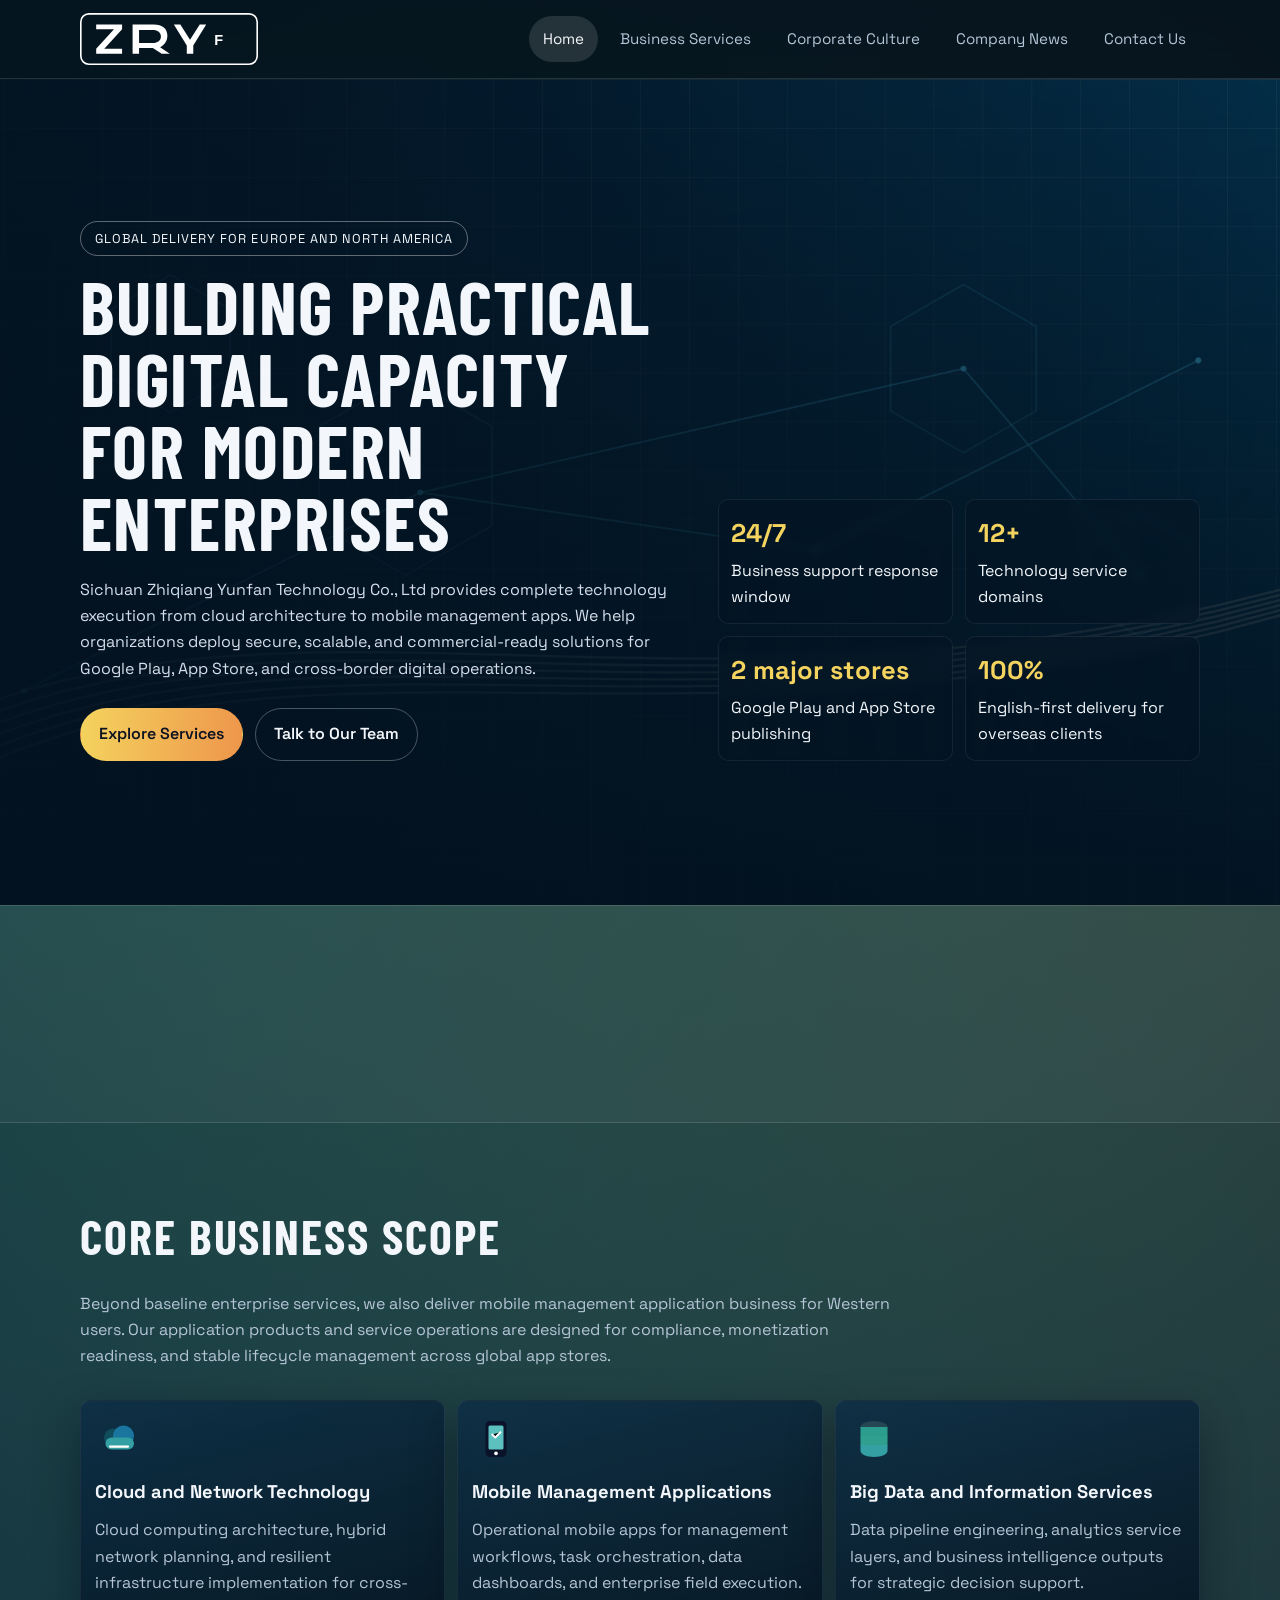
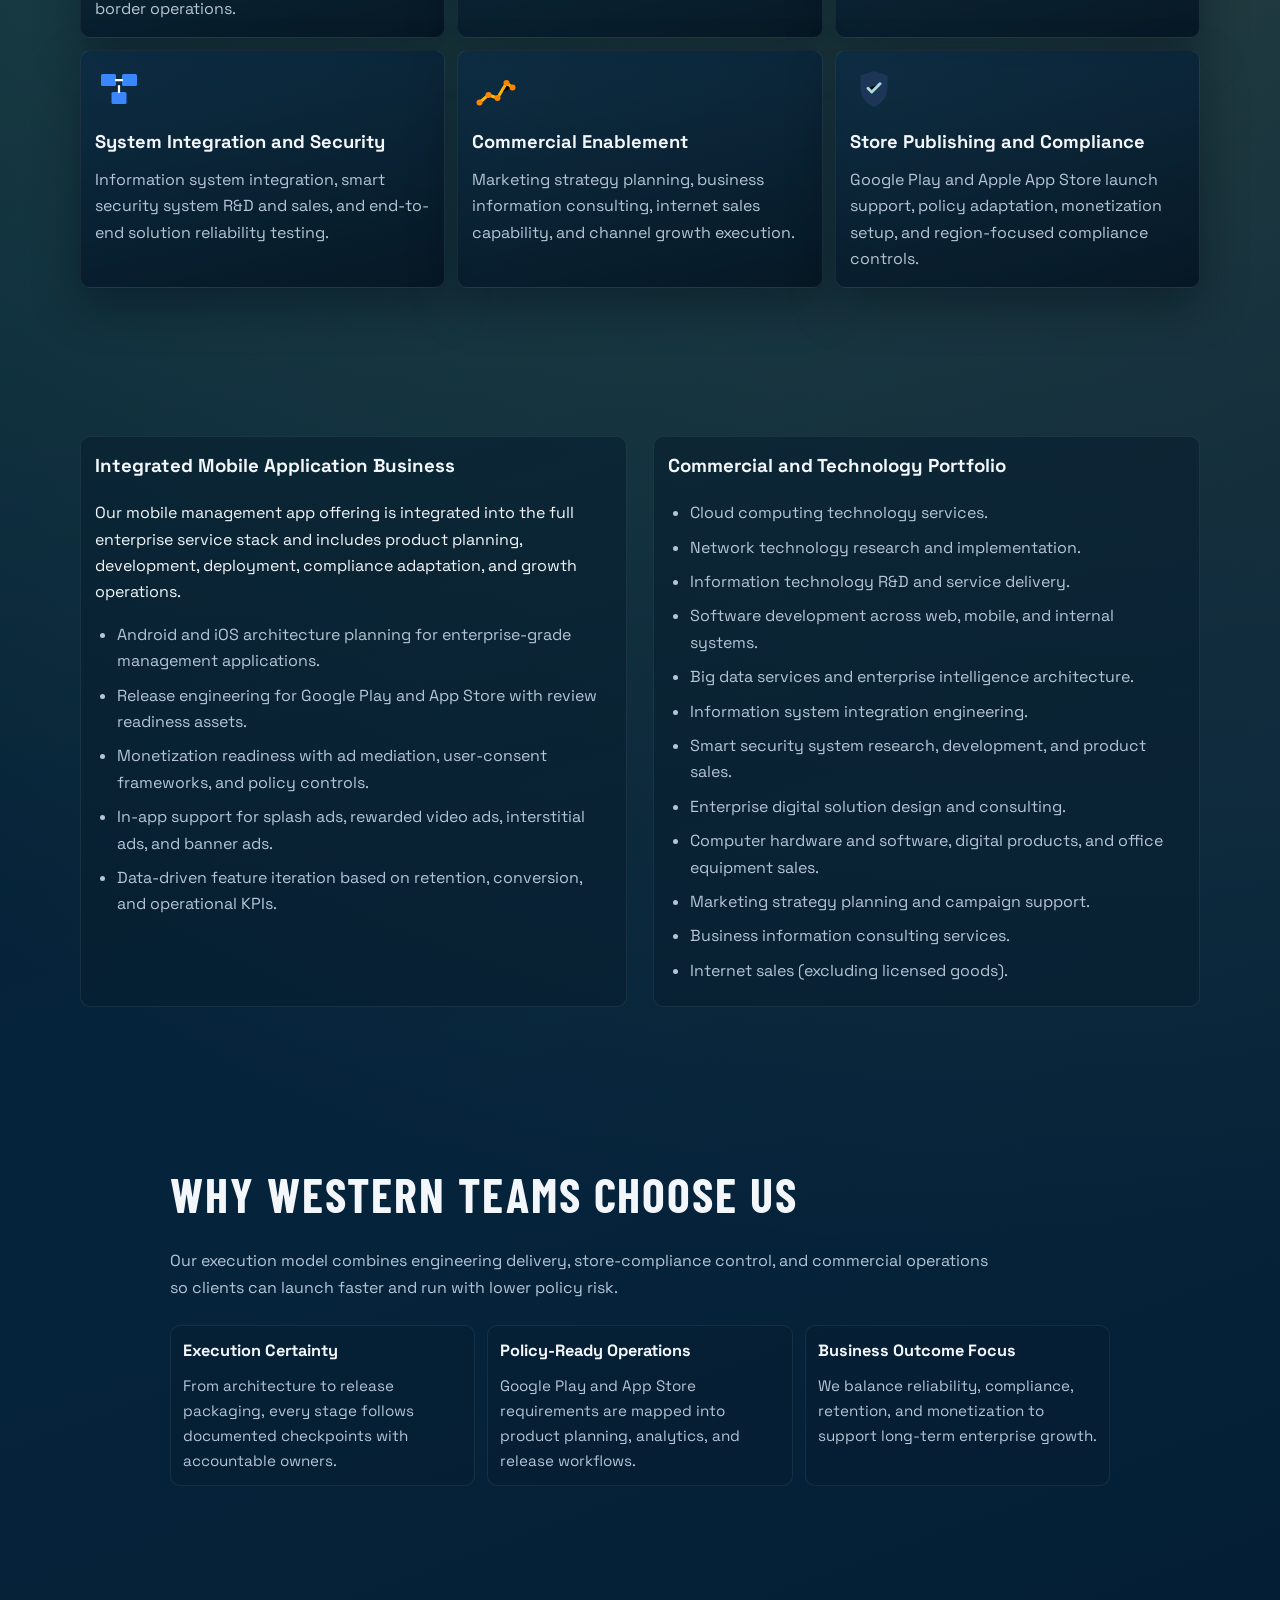
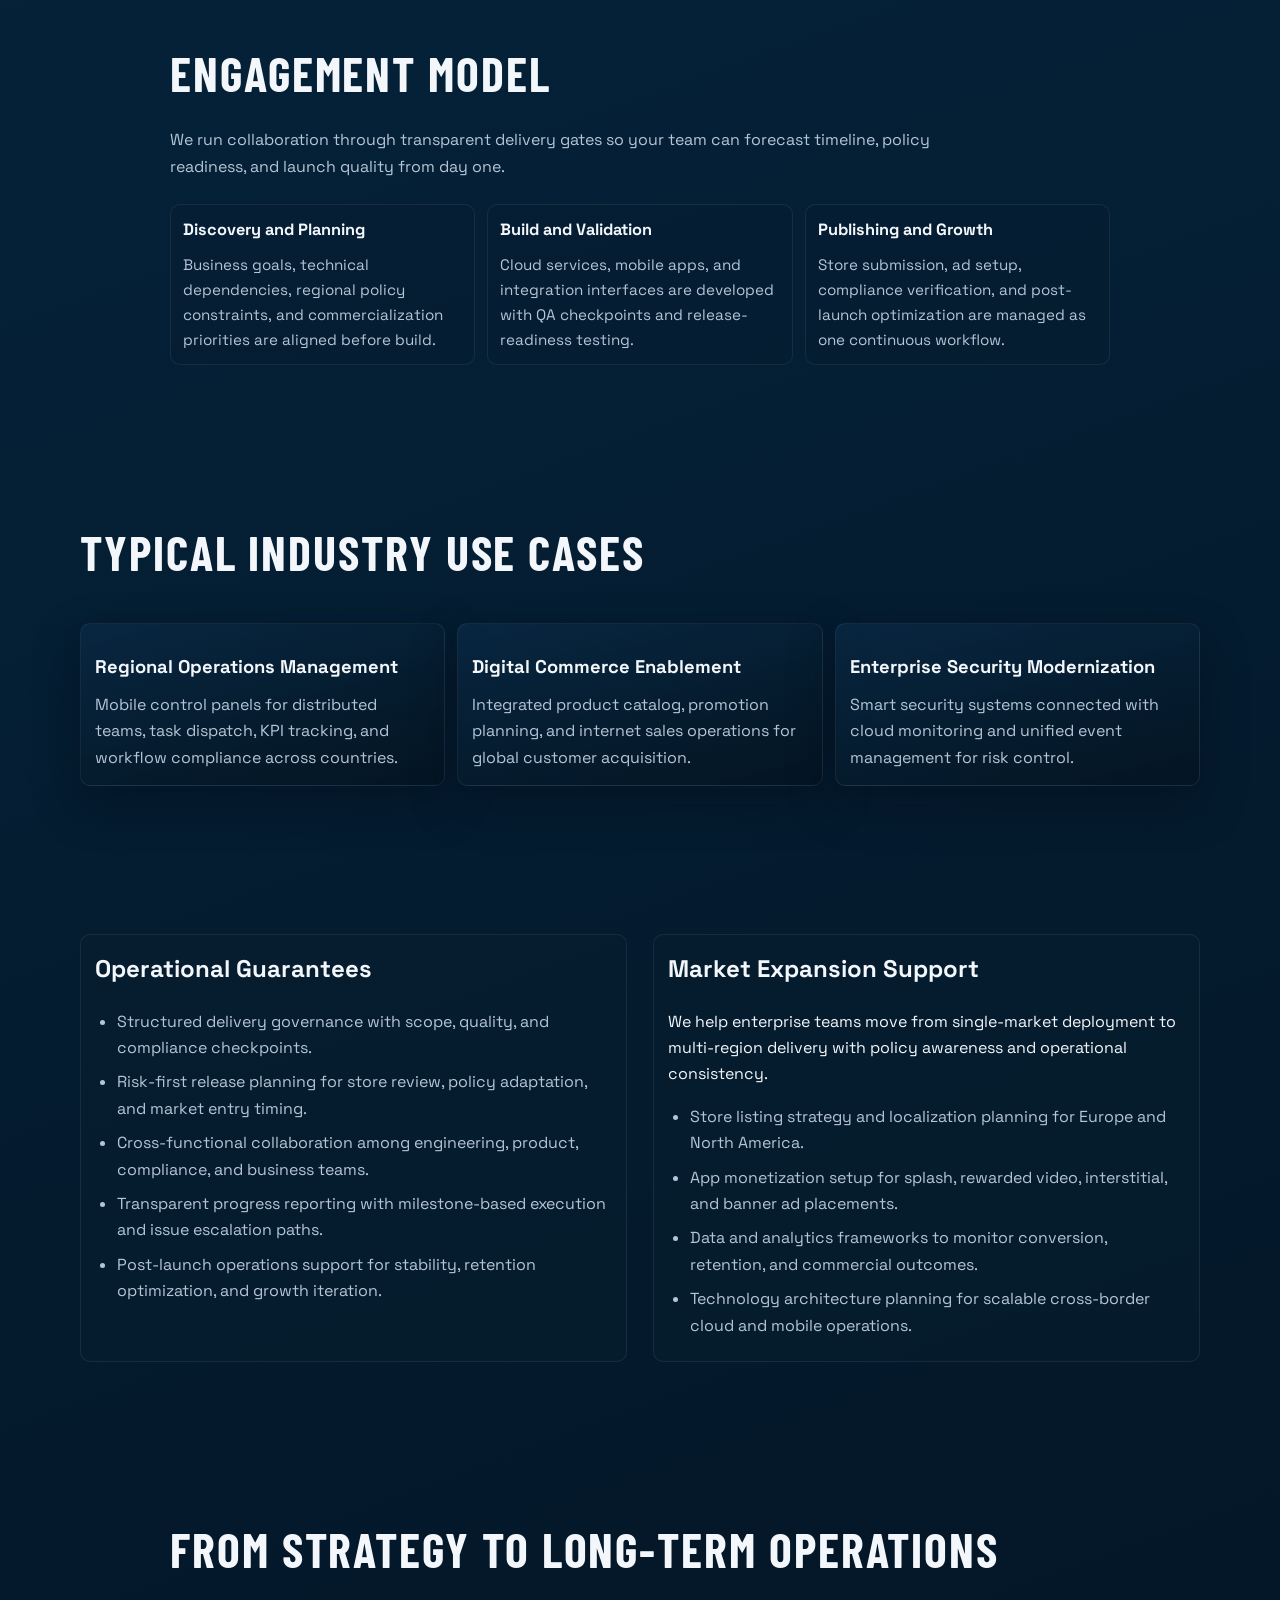
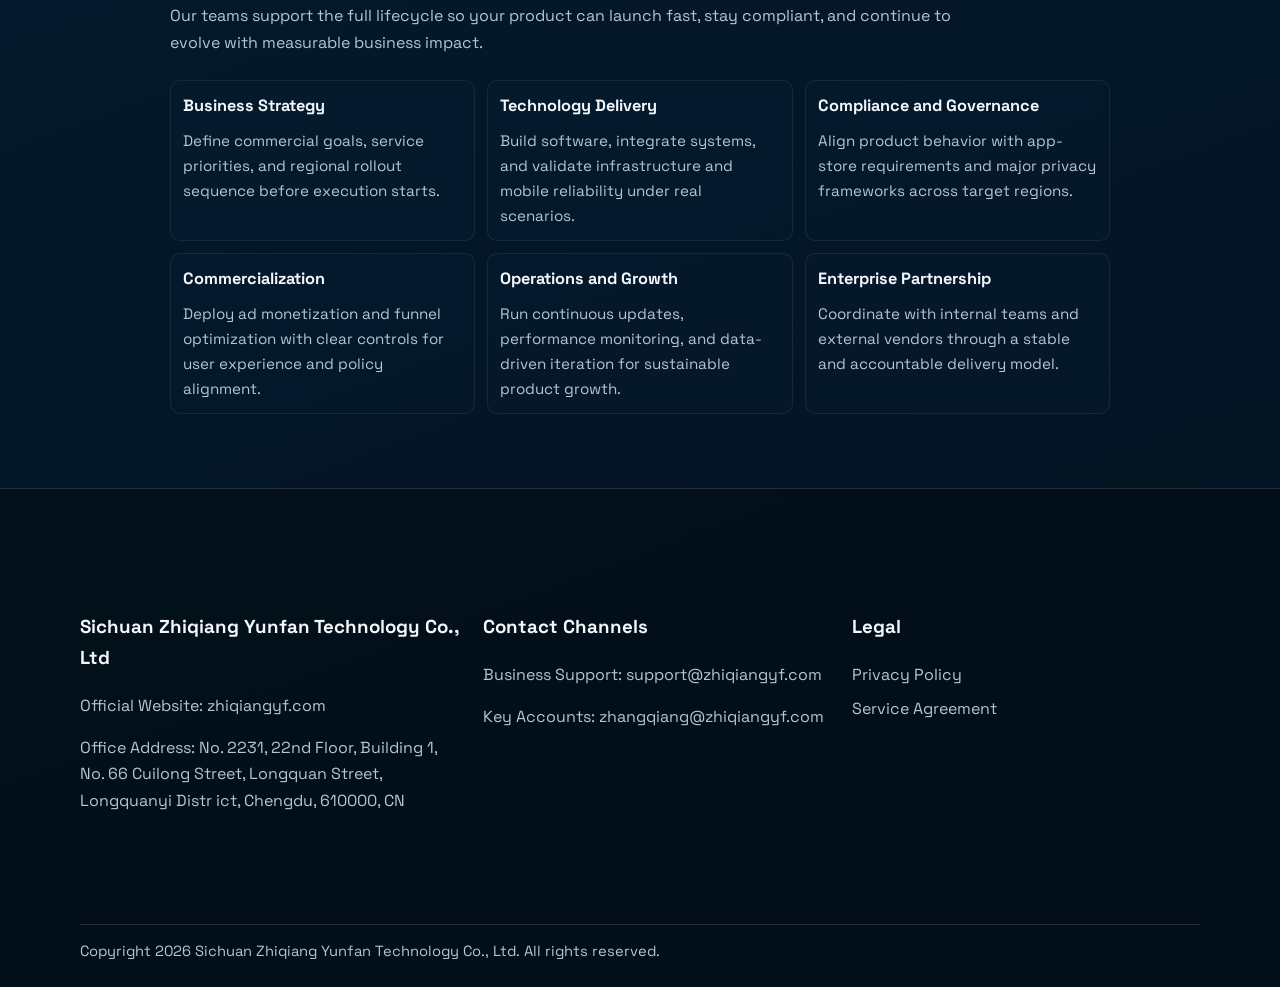
<file: index.html>
<!DOCTYPE html>
<html lang="en">
<head>
  <meta charset="UTF-8" />
  <meta name="viewport" content="width=device-width, initial-scale=1.0" />
  <title>Sichuan Zhiqiang Yunfan Technology Co., Ltd | Global Digital Technology Partner</title>
  <meta name="description" content="Sichuan Zhiqiang Yunfan Technology Co., Ltd delivers cloud, network, software, big data, system integration, smart security, digital transformation, mobile management apps, and global app publishing solutions for Western markets." />
  <meta name="robots" content="index, follow, max-image-preview:large, max-snippet:-1, max-video-preview:-1" />
  <meta name="googlebot" content="index, follow" />
  <meta name="theme-color" content="#041a2c" />
  <link rel="canonical" href="https://zhiqiangyf.com/index.html" />
  <link rel="alternate" href="https://zhiqiangyf.com/index.html" hreflang="en" />
  <meta property="og:type" content="website" />
  <meta property="og:title" content="Sichuan Zhiqiang Yunfan Technology Co., Ltd" />
  <meta property="og:description" content="Enterprise technology services, mobile management applications, and app-store publishing for global growth." />
  <meta property="og:url" content="https://zhiqiangyf.com/index.html" />
  <meta property="og:image" content="https://zhiqiangyf.com/images/hero-main.png" />
  <meta name="twitter:card" content="summary_large_image" />
  <meta name="twitter:title" content="Sichuan Zhiqiang Yunfan Technology Co., Ltd" />
  <meta name="twitter:description" content="Cloud, software, security, system integration and mobile app operations for Europe and North America." />
  <meta name="twitter:image" content="https://zhiqiangyf.com/images/hero-main.png" />
  <link rel="stylesheet" href="css/style.css" />
  <script type="application/ld+json">
  {
    "@context": "https://schema.org",
    "@type": "Organization",
    "name": "Sichuan Zhiqiang Yunfan Technology Co., Ltd",
    "url": "https://zhiqiangyf.com",
    "logo": "https://zhiqiangyf.com/images/logo-zqyf.svg",
    "email": "support@zhiqiangyf.com",
    "contactPoint": [
      {
        "@type": "ContactPoint",
        "contactType": "customer support",
        "email": "support@zhiqiangyf.com",
        "availableLanguage": ["English"]
      },
      {
        "@type": "ContactPoint",
        "contactType": "sales",
        "email": "zhangqiang@zhiqiangyf.com",
        "availableLanguage": ["English"]
      }
    ],
    "address": {
      "@type": "PostalAddress",
      "streetAddress": "No. 2231, 22nd Floor, Building 1, No. 66 Cuilong Street, Longquan Street, Longquanyi District",
      "addressLocality": "Chengdu",
      "postalCode": "610000",
      "addressCountry": "CN"
    },
    "sameAs": ["https://zhiqiangyf.com"]
  }
  </script>
</head>
<body class="page-home">
  <header class="site-header">
    <div class="container nav-row">
      <a class="brand" href="index.html" aria-label="Go to homepage">
        <img src="images/logo-zqyf.svg" alt="Sichuan Zhiqiang Yunfan Technology Co., Ltd logo" />
      </a>
      <button class="nav-toggle" data-nav-toggle aria-expanded="false" aria-label="Toggle navigation">Menu</button>
      <nav class="site-nav" data-nav aria-label="Primary navigation">
        <a data-nav-link href="index.html">Home</a>
        <a data-nav-link href="services.html">Business Services</a>
        <a data-nav-link href="culture.html">Corporate Culture</a>
        <a data-nav-link href="news.html">Company News</a>
        <a data-nav-link href="contact.html">Contact Us</a>
      </nav>
    </div>
  </header>

  <main>
    <section class="hero" aria-label="Hero section">
      <div class="hero-media"><img src="images/hero-main.png" alt="Digital technology visualization for global enterprise solutions" /></div>
      <div class="hero-overlay"></div>
      <div class="container hero-grid">
        <div class="reveal">
          <span class="hero-kicker">Global Delivery for Europe and North America</span>
          <h1>Building Practical Digital Capacity For Modern Enterprises</h1>
          <p>
            Sichuan Zhiqiang Yunfan Technology Co., Ltd provides complete technology execution from cloud architecture to mobile management apps.
            We help organizations deploy secure, scalable, and commercial-ready solutions for Google Play, App Store, and cross-border digital operations.
          </p>
          <div class="hero-actions">
            <a class="btn btn-primary" href="services.html">Explore Services</a>
            <a class="btn btn-secondary" href="contact.html">Talk to Our Team</a>
          </div>
        </div>
        <div class="hero-facts reveal">
          <article class="fact-card">
            <strong data-count-to="24" data-suffix="/7">0</strong>
            <span>Business support response window</span>
          </article>
          <article class="fact-card">
            <strong data-count-to="12" data-suffix="+">0</strong>
            <span>Technology service domains</span>
          </article>
          <article class="fact-card">
            <strong data-count-to="2" data-suffix=" major stores">0</strong>
            <span>Google Play and App Store publishing</span>
          </article>
          <article class="fact-card">
            <strong data-count-to="100" data-suffix="%">0</strong>
            <span>English-first delivery for overseas clients</span>
          </article>
        </div>
      </div>
    </section>

    <section class="band" aria-label="Market focus">
      <div class="container ticker">
        <div class="ticker-track">Cloud Computing | Network Technology | IT Research and Services | Software Development | Big Data Services | Information System Integration | Smart Security R&D and Sales | Enterprise Digital Solution Design | Mobile Management Applications | Overseas App Publishing | Marketing Strategy | Business Information Consulting | Internet Sales (Except Licensed Goods)</div>
      </div>
    </section>

    <section>
      <div class="container">
        <h2 class="section-title reveal">Core Business Scope</h2>
        <p class="section-intro reveal">
          Beyond baseline enterprise services, we also deliver mobile management application business for Western users. Our application products and service operations are designed for compliance, monetization readiness, and stable lifecycle management across global app stores.
        </p>
        <div class="cards-grid">
          <article class="card reveal">
            <img class="icon" src="images/icon-cloud.svg" alt="Cloud icon" />
            <h3>Cloud and Network Technology</h3>
            <p>Cloud computing architecture, hybrid network planning, and resilient infrastructure implementation for cross-border operations.</p>
          </article>
          <article class="card reveal">
            <img class="icon" src="images/icon-mobile.svg" alt="Mobile icon" />
            <h3>Mobile Management Applications</h3>
            <p>Operational mobile apps for management workflows, task orchestration, data dashboards, and enterprise field execution.</p>
          </article>
          <article class="card reveal">
            <img class="icon" src="images/icon-data.svg" alt="Data icon" />
            <h3>Big Data and Information Services</h3>
            <p>Data pipeline engineering, analytics service layers, and business intelligence outputs for strategic decision support.</p>
          </article>
          <article class="card reveal">
            <img class="icon" src="images/icon-system.svg" alt="System icon" />
            <h3>System Integration and Security</h3>
            <p>Information system integration, smart security system R&D and sales, and end-to-end solution reliability testing.</p>
          </article>
          <article class="card reveal">
            <img class="icon" src="images/icon-market.svg" alt="Marketing icon" />
            <h3>Commercial Enablement</h3>
            <p>Marketing strategy planning, business information consulting, internet sales capability, and channel growth execution.</p>
          </article>
          <article class="card reveal">
            <img class="icon" src="images/icon-security.svg" alt="Compliance icon" />
            <h3>Store Publishing and Compliance</h3>
            <p>Google Play and Apple App Store launch support, policy adaptation, monetization setup, and region-focused compliance controls.</p>
          </article>
        </div>
      </div>
    </section>

    <section>
      <div class="container two-col">
        <article class="panel reveal">
          <h3>Integrated Mobile Application Business</h3>
          <p>Our mobile management app offering is integrated into the full enterprise service stack and includes product planning, development, deployment, compliance adaptation, and growth operations.</p>
          <ul class="list">
            <li>Android and iOS architecture planning for enterprise-grade management applications.</li>
            <li>Release engineering for Google Play and App Store with review readiness assets.</li>
            <li>Monetization readiness with ad mediation, user-consent frameworks, and policy controls.</li>
            <li>In-app support for splash ads, rewarded video ads, interstitial ads, and banner ads.</li>
            <li>Data-driven feature iteration based on retention, conversion, and operational KPIs.</li>
          </ul>
        </article>
        <article class="panel reveal">
          <h3>Commercial and Technology Portfolio</h3>
          <ul class="list">
            <li>Cloud computing technology services.</li>
            <li>Network technology research and implementation.</li>
            <li>Information technology R&D and service delivery.</li>
            <li>Software development across web, mobile, and internal systems.</li>
            <li>Big data services and enterprise intelligence architecture.</li>
            <li>Information system integration engineering.</li>
            <li>Smart security system research, development, and product sales.</li>
            <li>Enterprise digital solution design and consulting.</li>
            <li>Computer hardware and software, digital products, and office equipment sales.</li>
            <li>Marketing strategy planning and campaign support.</li>
            <li>Business information consulting services.</li>
            <li>Internet sales (excluding licensed goods).</li>
          </ul>
        </article>
      </div>
    </section>

    <section>
      <div class="container compact-wrap">
        <h2 class="section-title reveal">Why Western Teams Choose Us</h2>
        <p class="section-intro reveal">Our execution model combines engineering delivery, store-compliance control, and commercial operations so clients can launch faster and run with lower policy risk.</p>
        <div class="rich-grid">
          <article class="mini-card reveal">
            <h3>Execution Certainty</h3>
            <p>From architecture to release packaging, every stage follows documented checkpoints with accountable owners.</p>
          </article>
          <article class="mini-card reveal">
            <h3>Policy-Ready Operations</h3>
            <p>Google Play and App Store requirements are mapped into product planning, analytics, and release workflows.</p>
          </article>
          <article class="mini-card reveal">
            <h3>Business Outcome Focus</h3>
            <p>We balance reliability, compliance, retention, and monetization to support long-term enterprise growth.</p>
          </article>
        </div>
      </div>
    </section>

    <section>
      <div class="container compact-wrap">
        <h2 class="section-title reveal">Engagement Model</h2>
        <p class="section-intro reveal">We run collaboration through transparent delivery gates so your team can forecast timeline, policy readiness, and launch quality from day one.</p>
        <div class="rich-grid">
          <article class="mini-card reveal">
            <h3>Discovery and Planning</h3>
            <p>Business goals, technical dependencies, regional policy constraints, and commercialization priorities are aligned before build.</p>
          </article>
          <article class="mini-card reveal">
            <h3>Build and Validation</h3>
            <p>Cloud services, mobile apps, and integration interfaces are developed with QA checkpoints and release-readiness testing.</p>
          </article>
          <article class="mini-card reveal">
            <h3>Publishing and Growth</h3>
            <p>Store submission, ad setup, compliance verification, and post-launch optimization are managed as one continuous workflow.</p>
          </article>
        </div>
      </div>
    </section>

    <section>
      <div class="container">
        <h2 class="section-title reveal">Typical Industry Use Cases</h2>
        <div class="cards-grid">
          <article class="card reveal">
            <h3>Regional Operations Management</h3>
            <p>Mobile control panels for distributed teams, task dispatch, KPI tracking, and workflow compliance across countries.</p>
          </article>
          <article class="card reveal">
            <h3>Digital Commerce Enablement</h3>
            <p>Integrated product catalog, promotion planning, and internet sales operations for global customer acquisition.</p>
          </article>
          <article class="card reveal">
            <h3>Enterprise Security Modernization</h3>
            <p>Smart security systems connected with cloud monitoring and unified event management for risk control.</p>
          </article>
        </div>
      </div>
    </section>

    <section>
      <div class="container two-col">
        <article class="panel reveal">
          <h2>Operational Guarantees</h2>
          <ul class="list">
            <li>Structured delivery governance with scope, quality, and compliance checkpoints.</li>
            <li>Risk-first release planning for store review, policy adaptation, and market entry timing.</li>
            <li>Cross-functional collaboration among engineering, product, compliance, and business teams.</li>
            <li>Transparent progress reporting with milestone-based execution and issue escalation paths.</li>
            <li>Post-launch operations support for stability, retention optimization, and growth iteration.</li>
          </ul>
        </article>
        <article class="panel reveal">
          <h2>Market Expansion Support</h2>
          <p>We help enterprise teams move from single-market deployment to multi-region delivery with policy awareness and operational consistency.</p>
          <ul class="list">
            <li>Store listing strategy and localization planning for Europe and North America.</li>
            <li>App monetization setup for splash, rewarded video, interstitial, and banner ad placements.</li>
            <li>Data and analytics frameworks to monitor conversion, retention, and commercial outcomes.</li>
            <li>Technology architecture planning for scalable cross-border cloud and mobile operations.</li>
          </ul>
        </article>
      </div>
    </section>

    <section>
      <div class="container compact-wrap">
        <h2 class="section-title reveal">From Strategy to Long-Term Operations</h2>
        <p class="section-intro reveal">Our teams support the full lifecycle so your product can launch fast, stay compliant, and continue to evolve with measurable business impact.</p>
        <div class="rich-grid">
          <article class="mini-card reveal">
            <h3>Business Strategy</h3>
            <p>Define commercial goals, service priorities, and regional rollout sequence before execution starts.</p>
          </article>
          <article class="mini-card reveal">
            <h3>Technology Delivery</h3>
            <p>Build software, integrate systems, and validate infrastructure and mobile reliability under real scenarios.</p>
          </article>
          <article class="mini-card reveal">
            <h3>Compliance and Governance</h3>
            <p>Align product behavior with app-store requirements and major privacy frameworks across target regions.</p>
          </article>
          <article class="mini-card reveal">
            <h3>Commercialization</h3>
            <p>Deploy ad monetization and funnel optimization with clear controls for user experience and policy alignment.</p>
          </article>
          <article class="mini-card reveal">
            <h3>Operations and Growth</h3>
            <p>Run continuous updates, performance monitoring, and data-driven iteration for sustainable product growth.</p>
          </article>
          <article class="mini-card reveal">
            <h3>Enterprise Partnership</h3>
            <p>Coordinate with internal teams and external vendors through a stable and accountable delivery model.</p>
          </article>
        </div>
      </div>
    </section>
  </main>

  <footer class="site-footer">
    <div class="container footer-grid">
      <section>
        <h3>Sichuan Zhiqiang Yunfan Technology Co., Ltd</h3>
        <p>Official Website: <a href="https://zhiqiangyf.com" rel="noopener" target="_blank">zhiqiangyf.com</a></p>
        <p>Office Address: No. 2231, 22nd Floor, Building 1, No. 66 Cuilong Street, Longquan Street, Longquanyi Distr ict, Chengdu, 610000, CN</p>
      </section>
      <section>
        <h3>Contact Channels</h3>
        <p>Business Support: <a href="mailto:support@zhiqiangyf.com">support@zhiqiangyf.com</a></p>
        <p>Key Accounts: <a href="mailto:zhangqiang@zhiqiangyf.com">zhangqiang@zhiqiangyf.com</a></p>
      </section>
      <section>
        <h3>Legal</h3>
        <div class="footer-links">
          <a href="privacy.html">Privacy Policy</a>
          <a href="terms.html">Service Agreement</a>
        </div>
      </section>
    </div>
    <div class="container footer-bottom">Copyright 2026 Sichuan Zhiqiang Yunfan Technology Co., Ltd. All rights reserved.</div>
  </footer>

  <script src="js/main.js" defer></script>
</body>
</html>
</file>
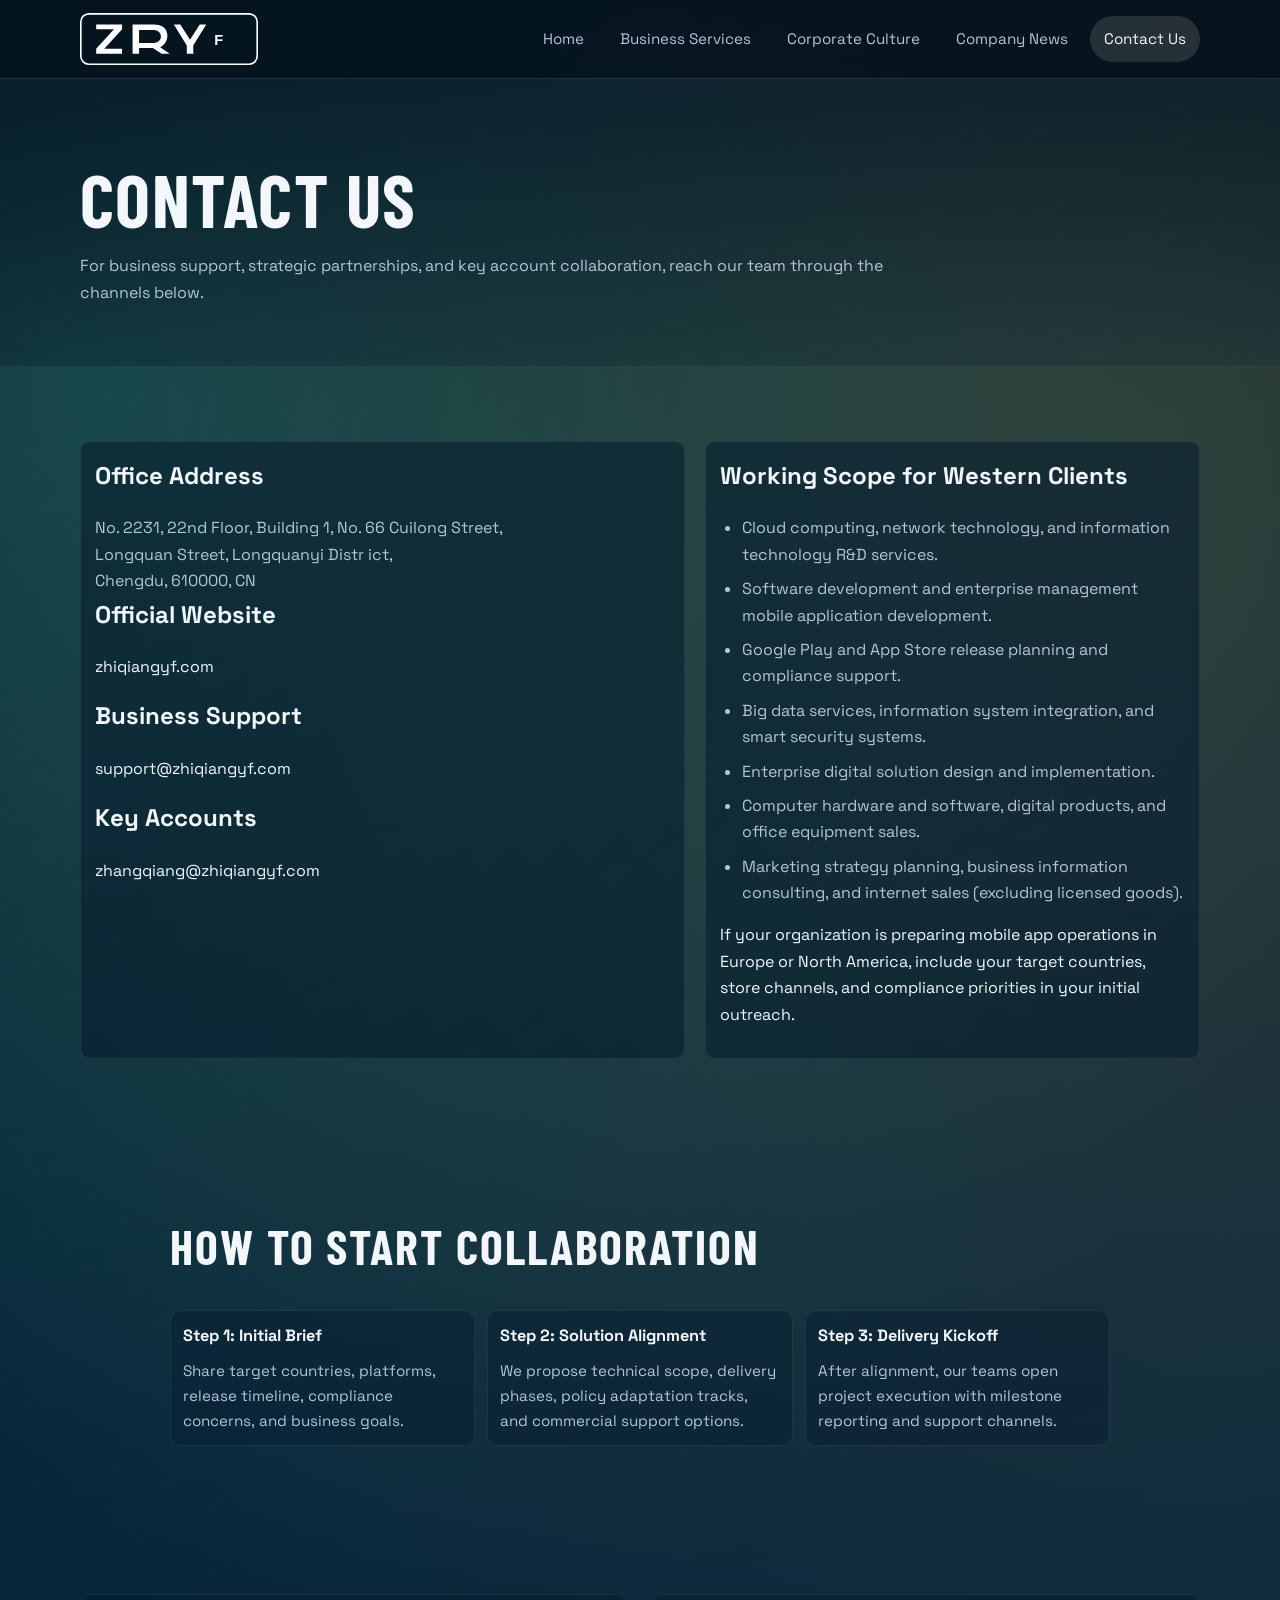
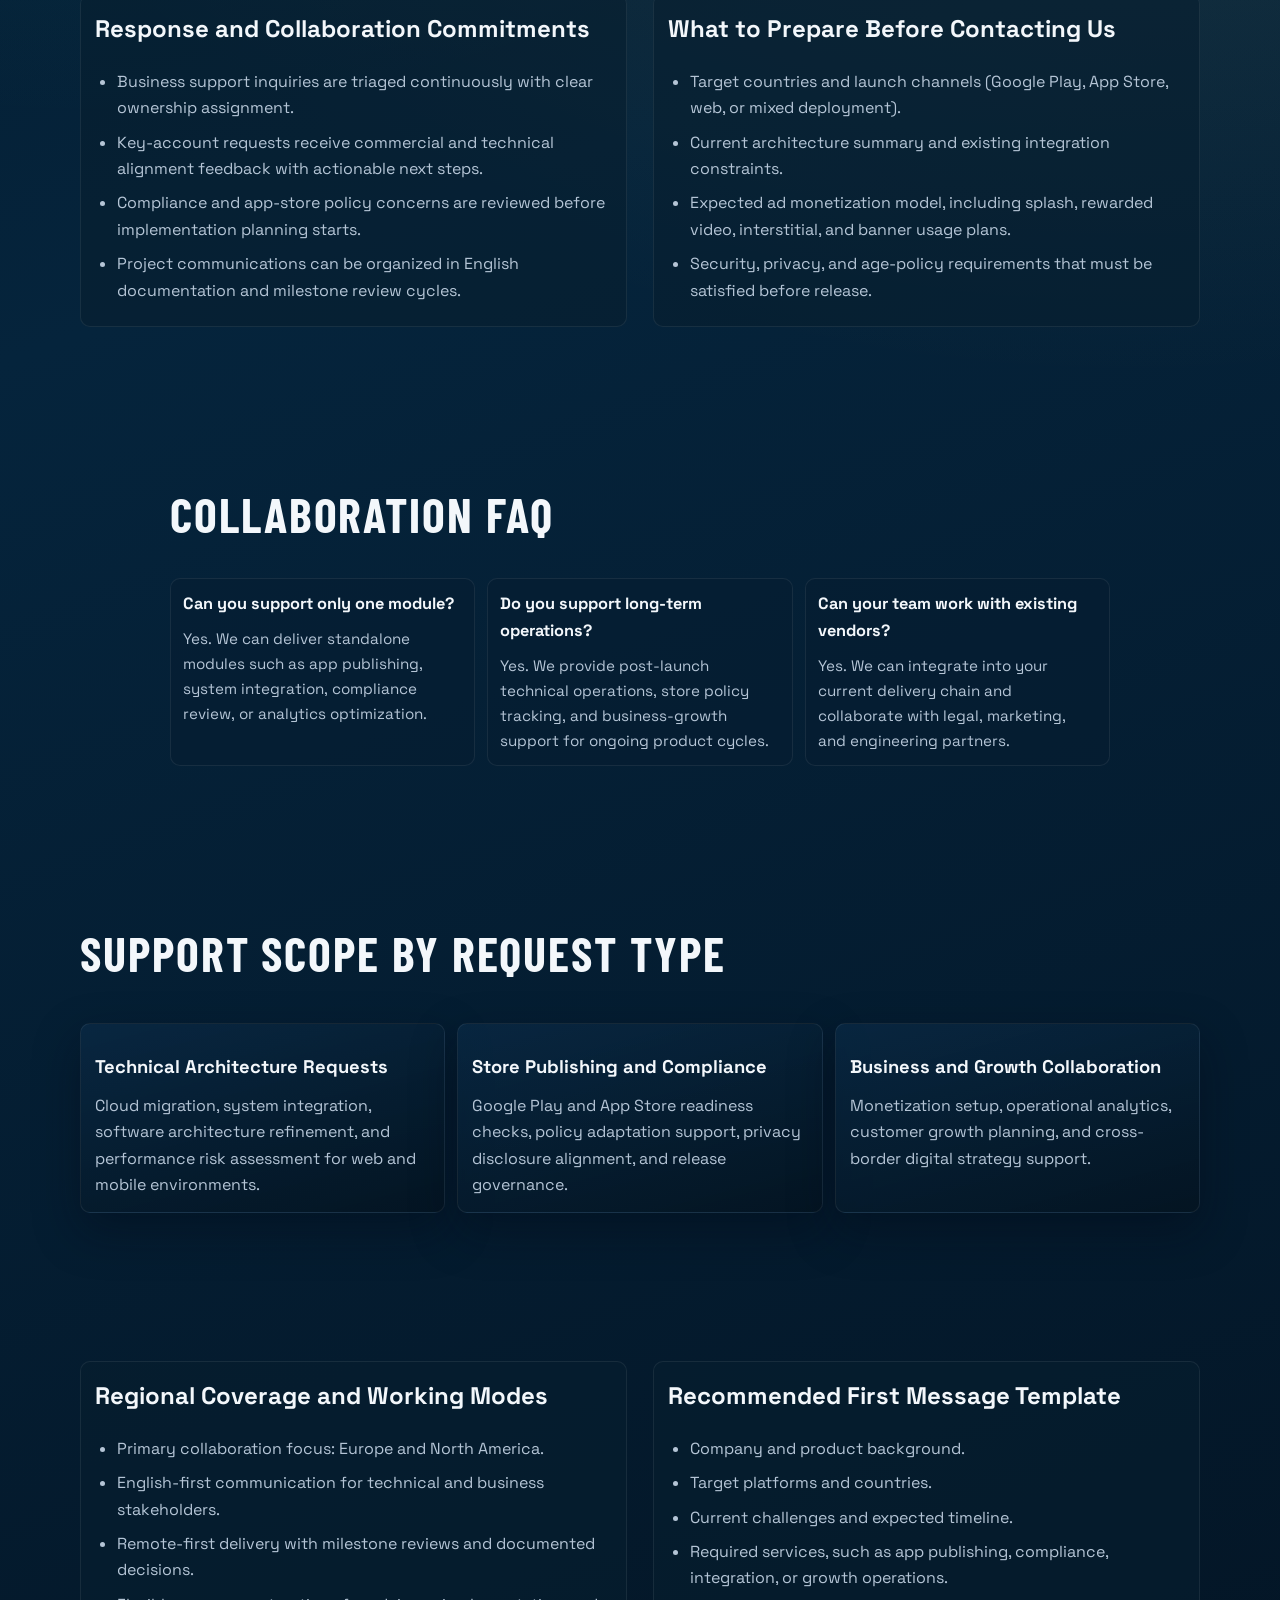
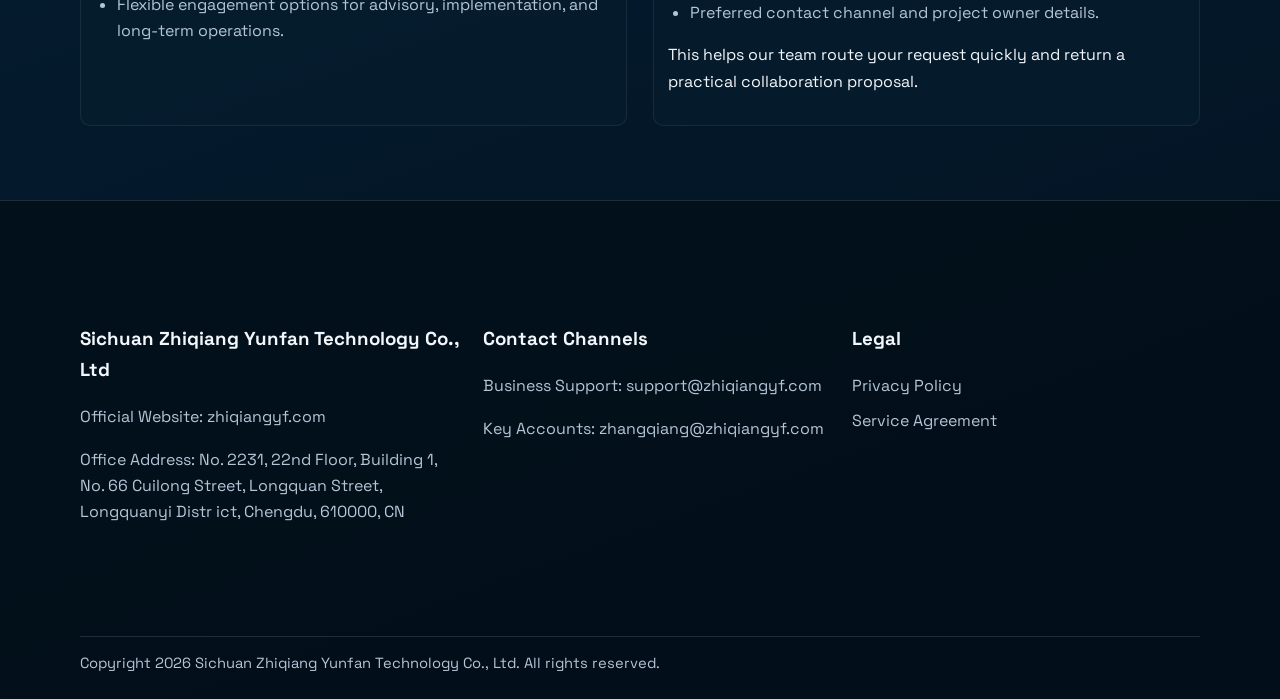
<file: contact.html>
<!DOCTYPE html>
<html lang="en">
<head>
  <meta charset="UTF-8" />
  <meta name="viewport" content="width=device-width, initial-scale=1.0" />
  <title>Contact Us | Sichuan Zhiqiang Yunfan Technology Co., Ltd</title>
  <meta name="description" content="Contact Sichuan Zhiqiang Yunfan Technology Co., Ltd for business support, key account collaboration, and enterprise digital solution delivery." />
  <meta name="robots" content="index, follow" />
  <link rel="canonical" href="https://zhiqiangyf.com/contact.html" />
  <link rel="stylesheet" href="css/style.css" />
</head>
<body class="page-contact">
  <header class="site-header">
    <div class="container nav-row">
      <a class="brand" href="index.html"><img src="images/logo-zqyf.svg" alt="Company logo" /></a>
      <button class="nav-toggle" data-nav-toggle aria-expanded="false" aria-label="Toggle navigation">Menu</button>
      <nav class="site-nav" data-nav>
        <a data-nav-link href="index.html">Home</a>
        <a data-nav-link href="services.html">Business Services</a>
        <a data-nav-link href="culture.html">Corporate Culture</a>
        <a data-nav-link href="news.html">Company News</a>
        <a data-nav-link href="contact.html">Contact Us</a>
      </nav>
    </div>
  </header>

  <main>
    <section class="page-head">
      <div class="container">
        <h1 class="reveal">Contact Us</h1>
        <p class="reveal">For business support, strategic partnerships, and key account collaboration, reach our team through the channels below.</p>
      </div>
    </section>

    <section>
      <div class="container contact-grid">
        <article class="panel reveal">
          <h2>Office Address</h2>
          <address>
            No. 2231, 22nd Floor, Building 1, No. 66 Cuilong Street,<br />
            Longquan Street, Longquanyi Distr ict,<br />
            Chengdu, 610000, CN
          </address>
          <h2>Official Website</h2>
          <p><a href="https://zhiqiangyf.com" target="_blank" rel="noopener">zhiqiangyf.com</a></p>
          <h2>Business Support</h2>
          <p><a href="mailto:support@zhiqiangyf.com">support@zhiqiangyf.com</a></p>
          <h2>Key Accounts</h2>
          <p><a href="mailto:zhangqiang@zhiqiangyf.com">zhangqiang@zhiqiangyf.com</a></p>
        </article>
        <article class="panel reveal">
          <h2>Working Scope for Western Clients</h2>
          <ul class="list">
            <li>Cloud computing, network technology, and information technology R&D services.</li>
            <li>Software development and enterprise management mobile application development.</li>
            <li>Google Play and App Store release planning and compliance support.</li>
            <li>Big data services, information system integration, and smart security systems.</li>
            <li>Enterprise digital solution design and implementation.</li>
            <li>Computer hardware and software, digital products, and office equipment sales.</li>
            <li>Marketing strategy planning, business information consulting, and internet sales (excluding licensed goods).</li>
          </ul>
          <p>If your organization is preparing mobile app operations in Europe or North America, include your target countries, store channels, and compliance priorities in your initial outreach.</p>
        </article>
      </div>
    </section>

    <section>
      <div class="container compact-wrap">
        <h2 class="section-title reveal">How to Start Collaboration</h2>
        <div class="rich-grid">
          <article class="mini-card reveal">
            <h3>Step 1: Initial Brief</h3>
            <p>Share target countries, platforms, release timeline, compliance concerns, and business goals.</p>
          </article>
          <article class="mini-card reveal">
            <h3>Step 2: Solution Alignment</h3>
            <p>We propose technical scope, delivery phases, policy adaptation tracks, and commercial support options.</p>
          </article>
          <article class="mini-card reveal">
            <h3>Step 3: Delivery Kickoff</h3>
            <p>After alignment, our teams open project execution with milestone reporting and support channels.</p>
          </article>
        </div>
      </div>
    </section>

    <section>
      <div class="container two-col">
        <article class="panel reveal">
          <h2>Response and Collaboration Commitments</h2>
          <ul class="list">
            <li>Business support inquiries are triaged continuously with clear ownership assignment.</li>
            <li>Key-account requests receive commercial and technical alignment feedback with actionable next steps.</li>
            <li>Compliance and app-store policy concerns are reviewed before implementation planning starts.</li>
            <li>Project communications can be organized in English documentation and milestone review cycles.</li>
          </ul>
        </article>
        <article class="panel reveal">
          <h2>What to Prepare Before Contacting Us</h2>
          <ul class="list">
            <li>Target countries and launch channels (Google Play, App Store, web, or mixed deployment).</li>
            <li>Current architecture summary and existing integration constraints.</li>
            <li>Expected ad monetization model, including splash, rewarded video, interstitial, and banner usage plans.</li>
            <li>Security, privacy, and age-policy requirements that must be satisfied before release.</li>
          </ul>
        </article>
      </div>
    </section>

    <section>
      <div class="container compact-wrap">
        <h2 class="section-title reveal">Collaboration FAQ</h2>
        <div class="rich-grid">
          <article class="mini-card reveal">
            <h3>Can you support only one module?</h3>
            <p>Yes. We can deliver standalone modules such as app publishing, system integration, compliance review, or analytics optimization.</p>
          </article>
          <article class="mini-card reveal">
            <h3>Do you support long-term operations?</h3>
            <p>Yes. We provide post-launch technical operations, store policy tracking, and business-growth support for ongoing product cycles.</p>
          </article>
          <article class="mini-card reveal">
            <h3>Can your team work with existing vendors?</h3>
            <p>Yes. We can integrate into your current delivery chain and collaborate with legal, marketing, and engineering partners.</p>
          </article>
        </div>
      </div>
    </section>

    <section>
      <div class="container">
        <h2 class="section-title reveal">Support Scope by Request Type</h2>
        <div class="cards-grid">
          <article class="card reveal">
            <h3>Technical Architecture Requests</h3>
            <p>Cloud migration, system integration, software architecture refinement, and performance risk assessment for web and mobile environments.</p>
          </article>
          <article class="card reveal">
            <h3>Store Publishing and Compliance</h3>
            <p>Google Play and App Store readiness checks, policy adaptation support, privacy disclosure alignment, and release governance.</p>
          </article>
          <article class="card reveal">
            <h3>Business and Growth Collaboration</h3>
            <p>Monetization setup, operational analytics, customer growth planning, and cross-border digital strategy support.</p>
          </article>
        </div>
      </div>
    </section>

    <section>
      <div class="container two-col">
        <article class="panel reveal">
          <h2>Regional Coverage and Working Modes</h2>
          <ul class="list">
            <li>Primary collaboration focus: Europe and North America.</li>
            <li>English-first communication for technical and business stakeholders.</li>
            <li>Remote-first delivery with milestone reviews and documented decisions.</li>
            <li>Flexible engagement options for advisory, implementation, and long-term operations.</li>
          </ul>
        </article>
        <article class="panel reveal">
          <h2>Recommended First Message Template</h2>
          <ul class="list">
            <li>Company and product background.</li>
            <li>Target platforms and countries.</li>
            <li>Current challenges and expected timeline.</li>
            <li>Required services, such as app publishing, compliance, integration, or growth operations.</li>
            <li>Preferred contact channel and project owner details.</li>
          </ul>
          <p>This helps our team route your request quickly and return a practical collaboration proposal.</p>
        </article>
      </div>
    </section>
  </main>

  <footer class="site-footer">
    <div class="container footer-grid">
      <section>
        <h3>Sichuan Zhiqiang Yunfan Technology Co., Ltd</h3>
        <p>Official Website: <a href="https://zhiqiangyf.com" target="_blank" rel="noopener">zhiqiangyf.com</a></p>
        <p>Office Address: No. 2231, 22nd Floor, Building 1, No. 66 Cuilong Street, Longquan Street, Longquanyi Distr ict, Chengdu, 610000, CN</p>
      </section>
      <section>
        <h3>Contact Channels</h3>
        <p>Business Support: <a href="mailto:support@zhiqiangyf.com">support@zhiqiangyf.com</a></p>
        <p>Key Accounts: <a href="mailto:zhangqiang@zhiqiangyf.com">zhangqiang@zhiqiangyf.com</a></p>
      </section>
      <section>
        <h3>Legal</h3>
        <div class="footer-links">
          <a href="privacy.html">Privacy Policy</a>
          <a href="terms.html">Service Agreement</a>
        </div>
      </section>
    </div>
    <div class="container footer-bottom">Copyright 2026 Sichuan Zhiqiang Yunfan Technology Co., Ltd. All rights reserved.</div>
  </footer>

  <script src="js/main.js" defer></script>
</body>
</html>
</file>
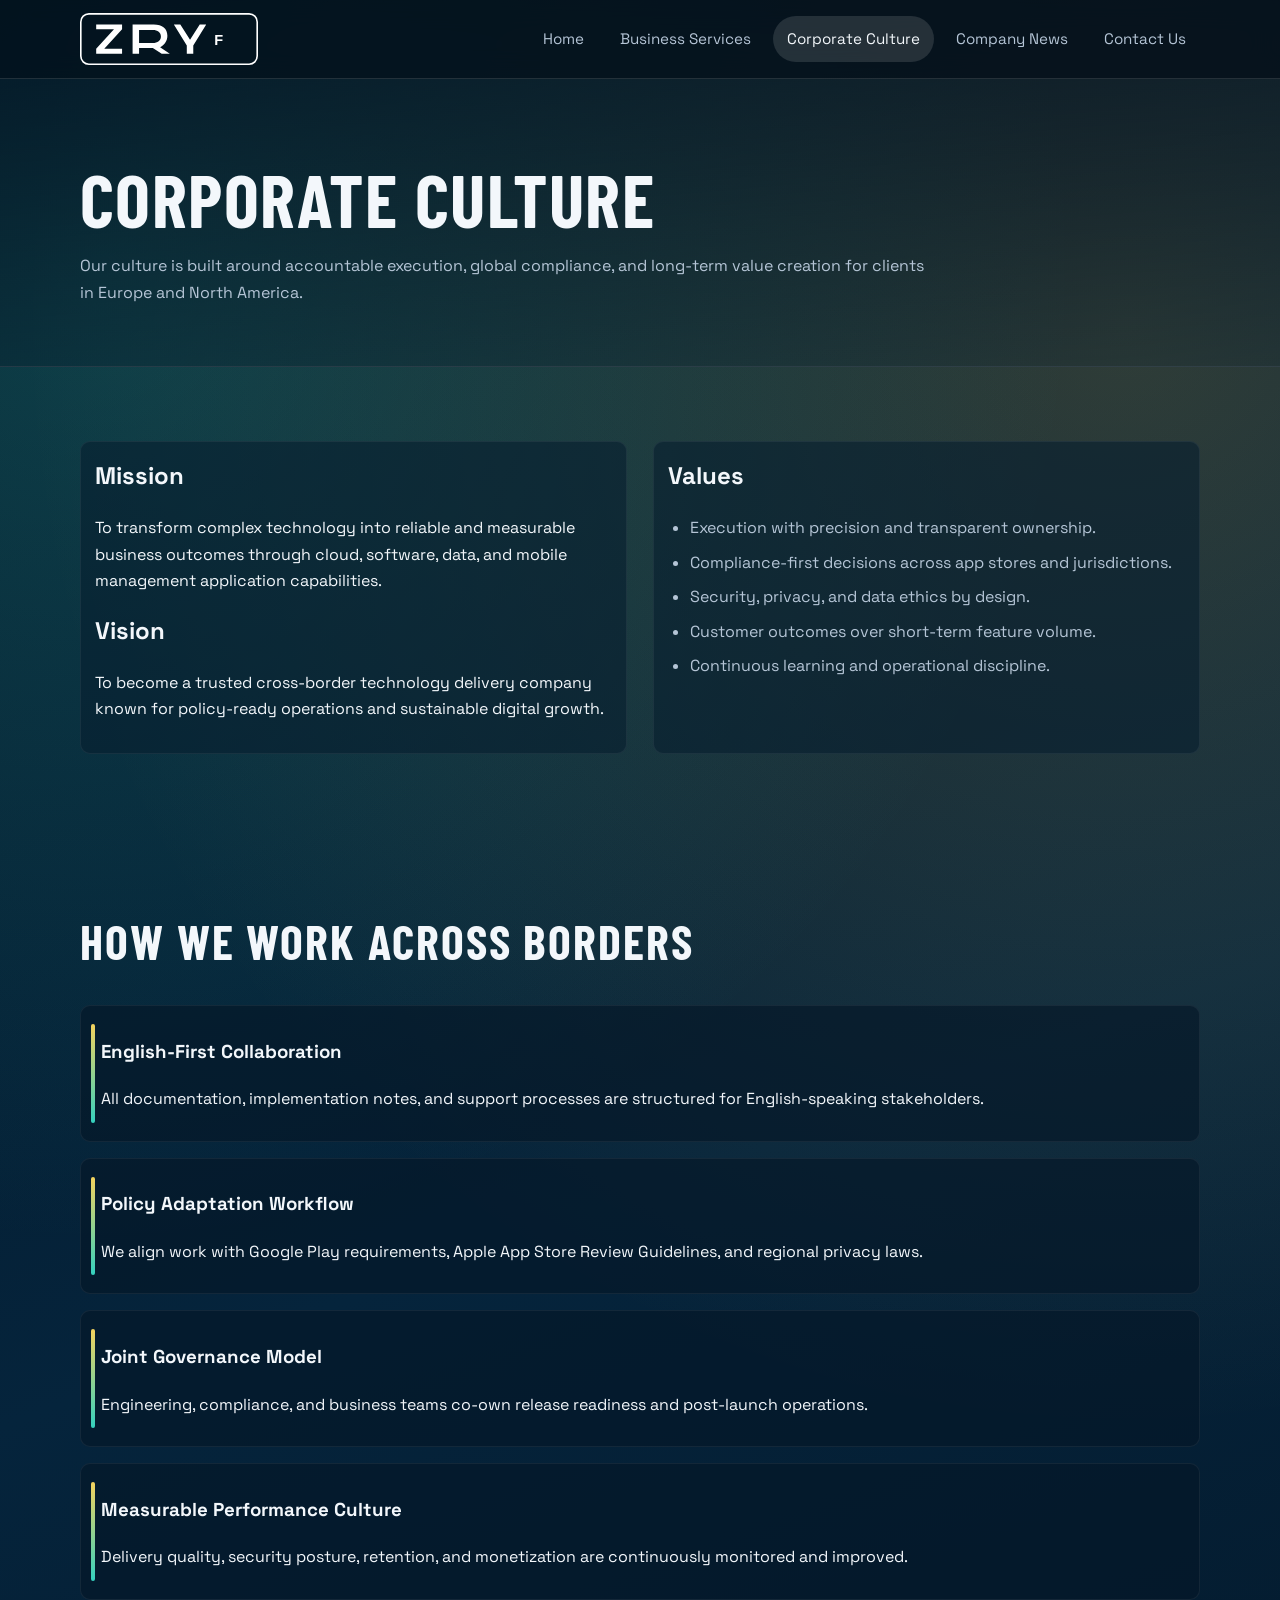
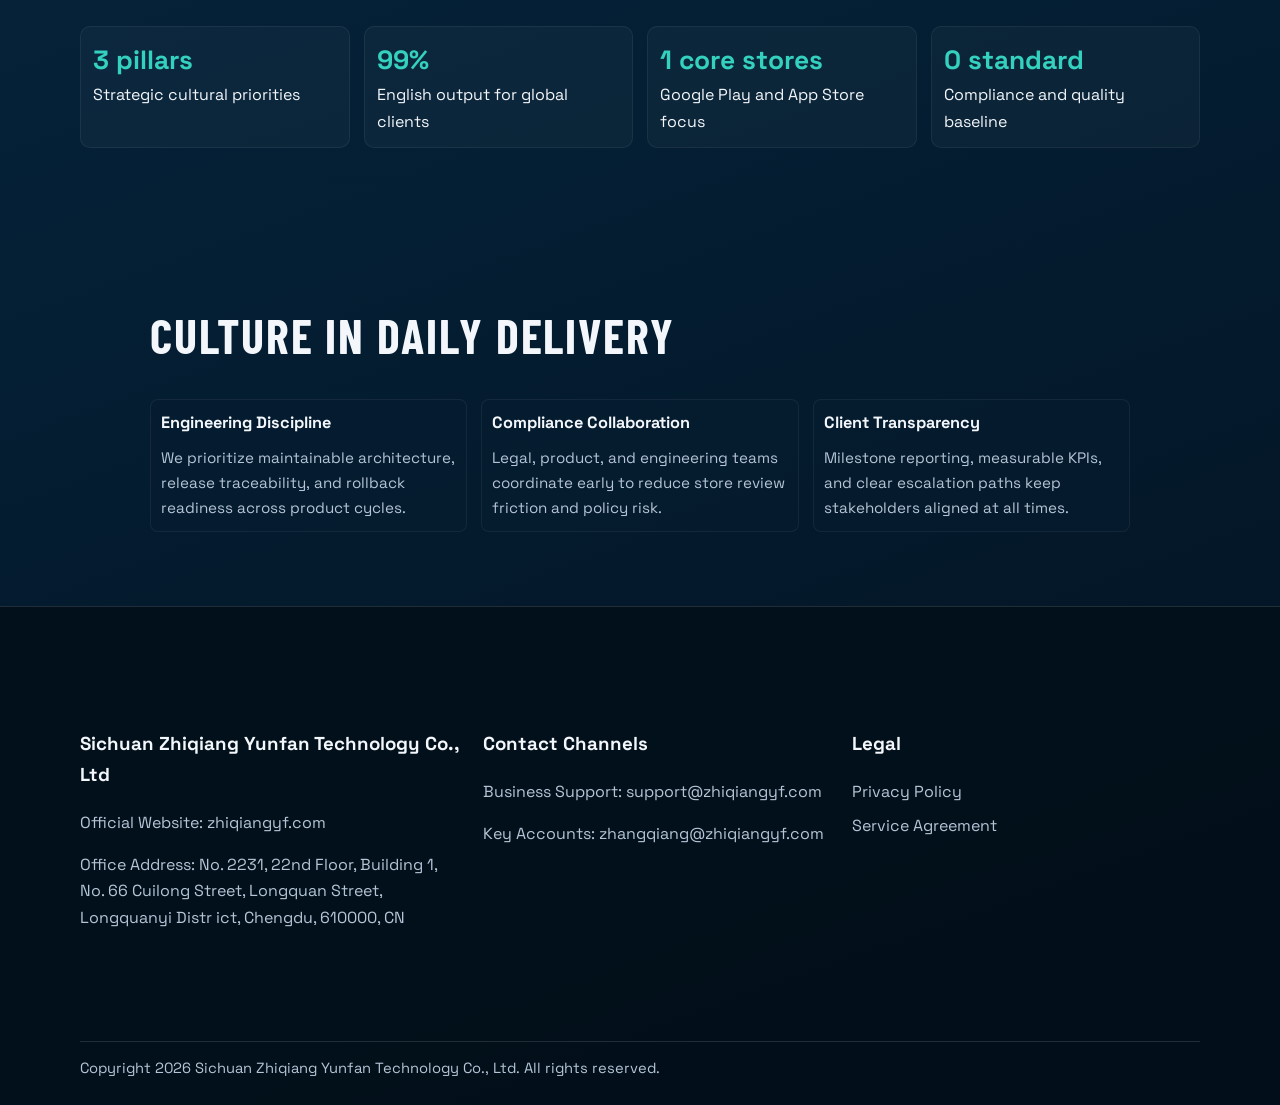
<file: culture.html>
<!DOCTYPE html>
<html lang="en">
<head>
  <meta charset="UTF-8" />
  <meta name="viewport" content="width=device-width, initial-scale=1.0" />
  <title>Corporate Culture | Sichuan Zhiqiang Yunfan Technology Co., Ltd</title>
  <meta name="description" content="Corporate culture of Sichuan Zhiqiang Yunfan Technology Co., Ltd: execution discipline, compliance responsibility, international collaboration, and customer-centered innovation for Western markets." />
  <meta name="robots" content="index, follow" />
  <link rel="canonical" href="https://zhiqiangyf.com/culture.html" />
  <link rel="stylesheet" href="css/style.css" />
</head>
<body>
  <header class="site-header">
    <div class="container nav-row">
      <a class="brand" href="index.html"><img src="images/logo-zqyf.svg" alt="Company logo" /></a>
      <button class="nav-toggle" data-nav-toggle aria-expanded="false" aria-label="Toggle navigation">Menu</button>
      <nav class="site-nav" data-nav>
        <a data-nav-link href="index.html">Home</a>
        <a data-nav-link href="services.html">Business Services</a>
        <a data-nav-link href="culture.html">Corporate Culture</a>
        <a data-nav-link href="news.html">Company News</a>
        <a data-nav-link href="contact.html">Contact Us</a>
      </nav>
    </div>
  </header>

  <main>
    <section class="page-head">
      <div class="container">
        <h1 class="reveal">Corporate Culture</h1>
        <p class="reveal">Our culture is built around accountable execution, global compliance, and long-term value creation for clients in Europe and North America.</p>
      </div>
    </section>

    <section>
      <div class="container two-col">
        <article class="panel reveal">
          <h2>Mission</h2>
          <p>To transform complex technology into reliable and measurable business outcomes through cloud, software, data, and mobile management application capabilities.</p>
          <h2>Vision</h2>
          <p>To become a trusted cross-border technology delivery company known for policy-ready operations and sustainable digital growth.</p>
        </article>
        <article class="panel reveal">
          <h2>Values</h2>
          <ul class="list">
            <li>Execution with precision and transparent ownership.</li>
            <li>Compliance-first decisions across app stores and jurisdictions.</li>
            <li>Security, privacy, and data ethics by design.</li>
            <li>Customer outcomes over short-term feature volume.</li>
            <li>Continuous learning and operational discipline.</li>
          </ul>
        </article>
      </div>
    </section>

    <section>
      <div class="container">
        <h2 class="section-title reveal">How We Work Across Borders</h2>
        <div class="timeline">
          <article class="timeline-item reveal"><h3>English-First Collaboration</h3><p>All documentation, implementation notes, and support processes are structured for English-speaking stakeholders.</p></article>
          <article class="timeline-item reveal"><h3>Policy Adaptation Workflow</h3><p>We align work with Google Play requirements, Apple App Store Review Guidelines, and regional privacy laws.</p></article>
          <article class="timeline-item reveal"><h3>Joint Governance Model</h3><p>Engineering, compliance, and business teams co-own release readiness and post-launch operations.</p></article>
          <article class="timeline-item reveal"><h3>Measurable Performance Culture</h3><p>Delivery quality, security posture, retention, and monetization are continuously monitored and improved.</p></article>
        </div>
        <div class="stats">
          <article class="stat-box reveal"><b data-count-to="4" data-suffix=" pillars">0</b><span>Strategic cultural priorities</span></article>
          <article class="stat-box reveal"><b data-count-to="100" data-suffix="%">0</b><span>English output for global clients</span></article>
          <article class="stat-box reveal"><b data-count-to="2" data-suffix=" core stores">0</b><span>Google Play and App Store focus</span></article>
          <article class="stat-box reveal"><b data-count-to="1" data-suffix=" standard">0</b><span>Compliance and quality baseline</span></article>
        </div>
      </div>
    </section>

    <section>
      <div class="container compact-wrap">
        <h2 class="section-title reveal">Culture in Daily Delivery</h2>
        <div class="rich-grid">
          <article class="mini-card reveal">
            <h3>Engineering Discipline</h3>
            <p>We prioritize maintainable architecture, release traceability, and rollback readiness across product cycles.</p>
          </article>
          <article class="mini-card reveal">
            <h3>Compliance Collaboration</h3>
            <p>Legal, product, and engineering teams coordinate early to reduce store review friction and policy risk.</p>
          </article>
          <article class="mini-card reveal">
            <h3>Client Transparency</h3>
            <p>Milestone reporting, measurable KPIs, and clear escalation paths keep stakeholders aligned at all times.</p>
          </article>
        </div>
      </div>
    </section>
  </main>

  <footer class="site-footer">
    <div class="container footer-grid">
      <section>
        <h3>Sichuan Zhiqiang Yunfan Technology Co., Ltd</h3>
        <p>Official Website: <a href="https://zhiqiangyf.com" target="_blank" rel="noopener">zhiqiangyf.com</a></p>
        <p>Office Address: No. 2231, 22nd Floor, Building 1, No. 66 Cuilong Street, Longquan Street, Longquanyi Distr ict, Chengdu, 610000, CN</p>
      </section>
      <section>
        <h3>Contact Channels</h3>
        <p>Business Support: <a href="mailto:support@zhiqiangyf.com">support@zhiqiangyf.com</a></p>
        <p>Key Accounts: <a href="mailto:zhangqiang@zhiqiangyf.com">zhangqiang@zhiqiangyf.com</a></p>
      </section>
      <section>
        <h3>Legal</h3>
        <div class="footer-links">
          <a href="privacy.html">Privacy Policy</a>
          <a href="terms.html">Service Agreement</a>
        </div>
      </section>
    </div>
    <div class="container footer-bottom">Copyright 2026 Sichuan Zhiqiang Yunfan Technology Co., Ltd. All rights reserved.</div>
  </footer>

  <script src="js/main.js" defer></script>
</body>
</html>
</file>
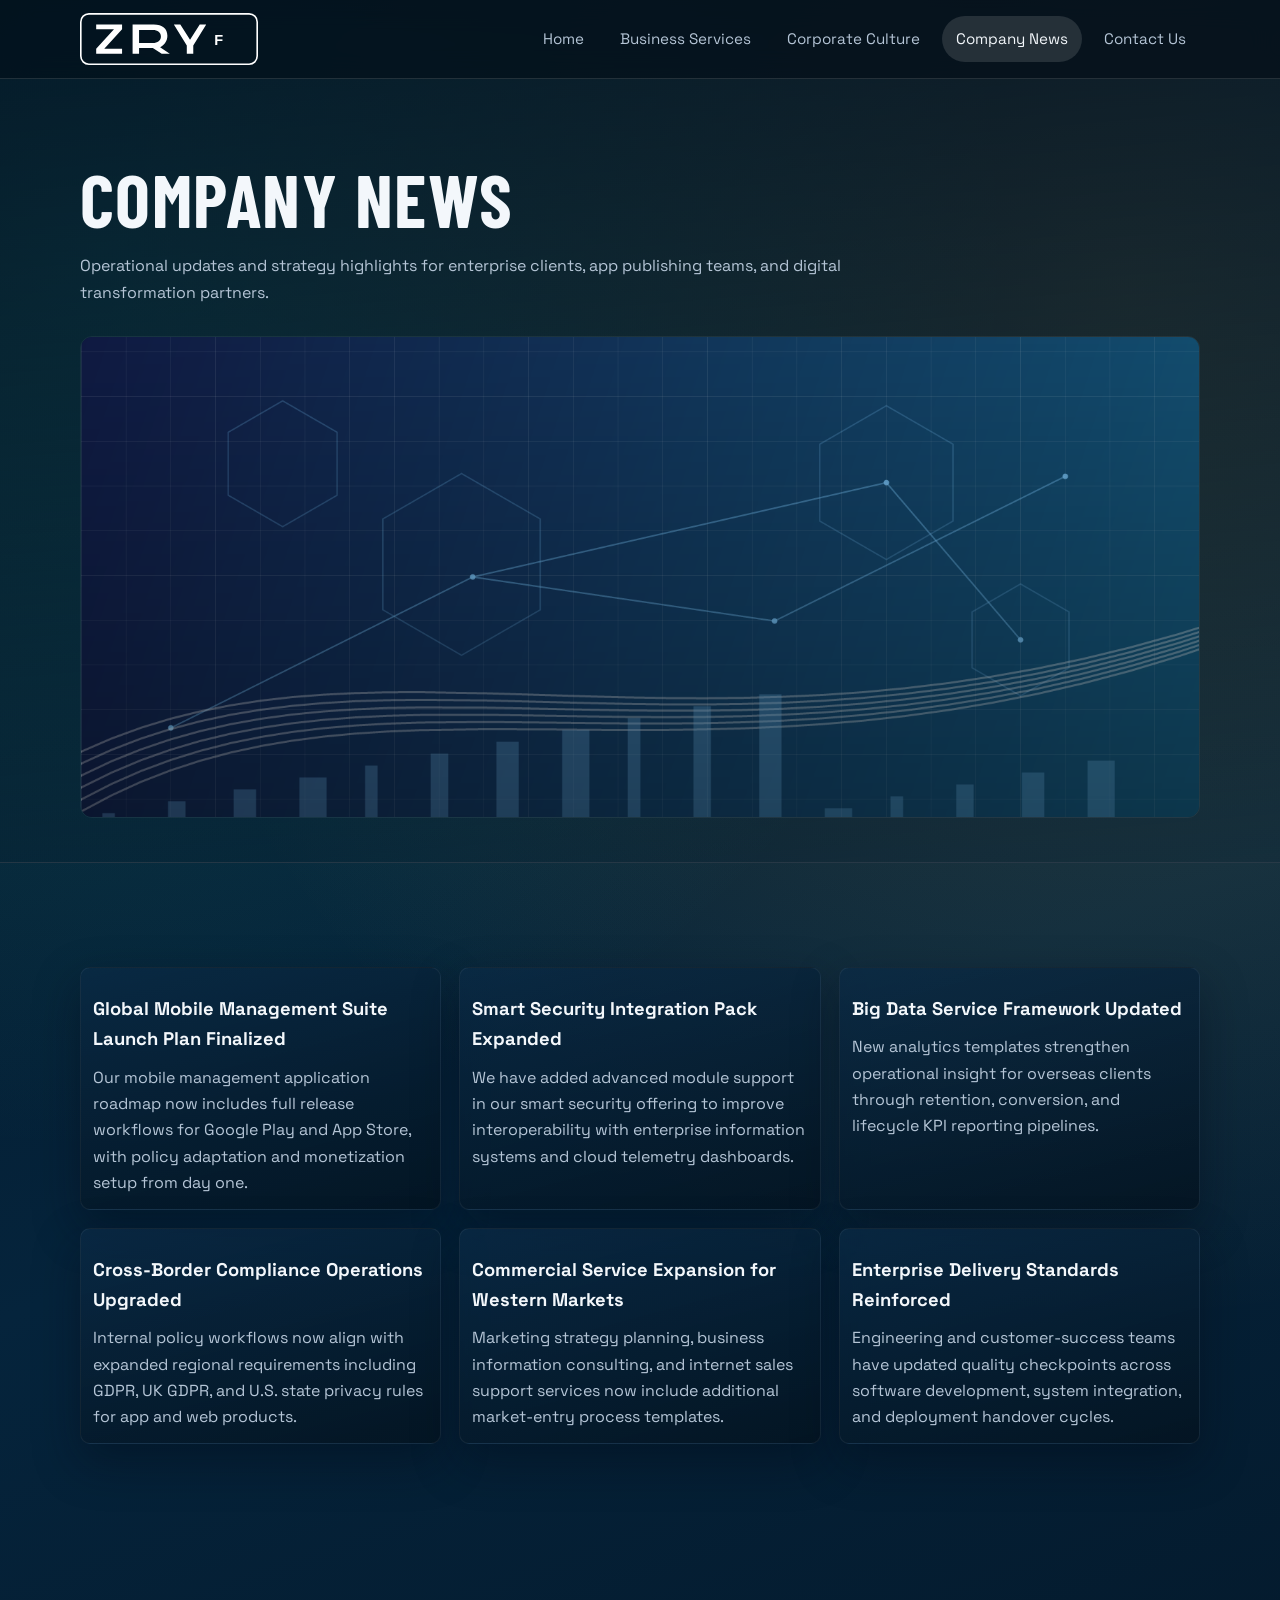
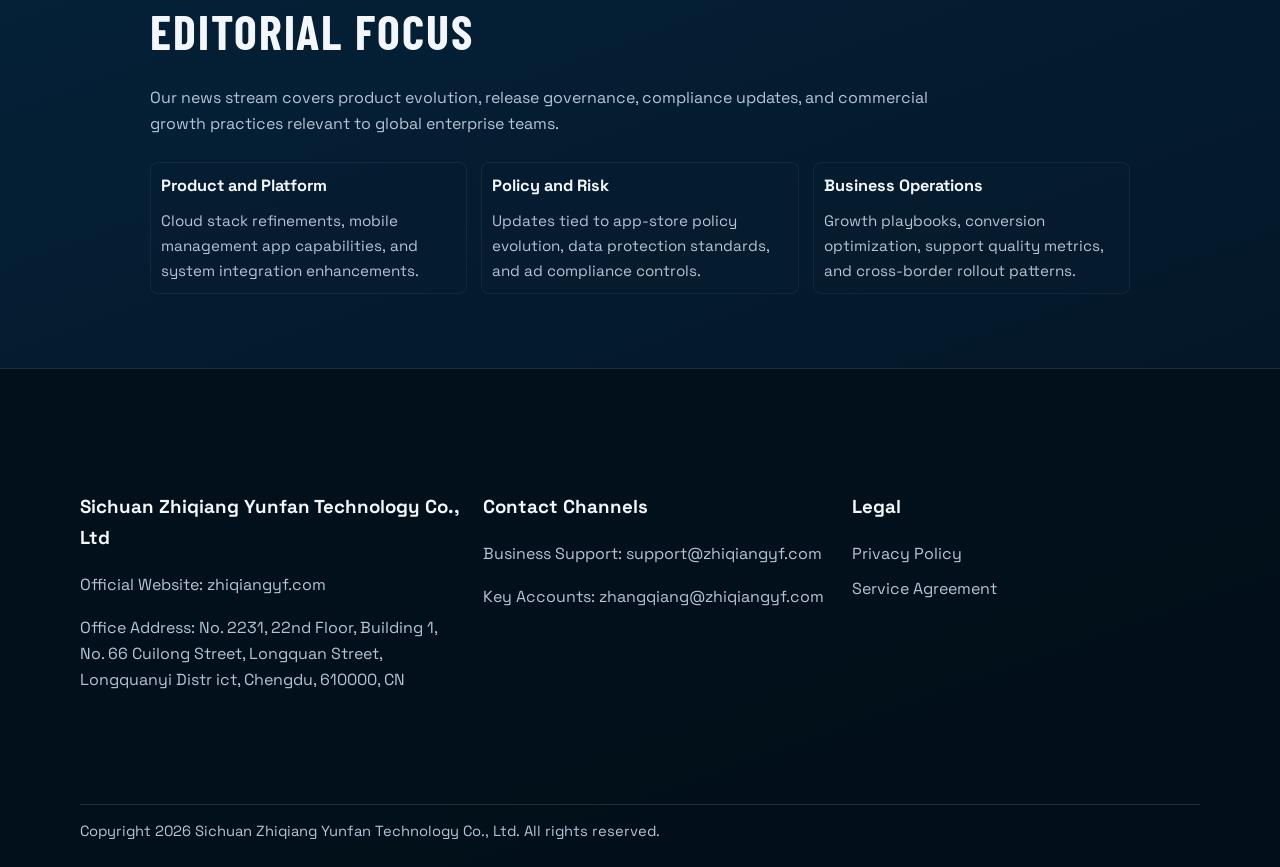
<file: news.html>
<!DOCTYPE html>
<html lang="en">
<head>
  <meta charset="UTF-8" />
  <meta name="viewport" content="width=device-width, initial-scale=1.0" />
  <title>Company News | Sichuan Zhiqiang Yunfan Technology Co., Ltd</title>
  <meta name="description" content="Company updates from Sichuan Zhiqiang Yunfan Technology Co., Ltd covering cloud innovation, mobile application operations, app-store publishing, and global compliance milestones." />
  <meta name="robots" content="index, follow" />
  <link rel="canonical" href="https://zhiqiangyf.com/news.html" />
  <link rel="stylesheet" href="css/style.css" />
</head>
<body>
  <header class="site-header">
    <div class="container nav-row">
      <a class="brand" href="index.html"><img src="images/logo-zqyf.svg" alt="Company logo" /></a>
      <button class="nav-toggle" data-nav-toggle aria-expanded="false" aria-label="Toggle navigation">Menu</button>
      <nav class="site-nav" data-nav>
        <a data-nav-link href="index.html">Home</a>
        <a data-nav-link href="services.html">Business Services</a>
        <a data-nav-link href="culture.html">Corporate Culture</a>
        <a data-nav-link href="news.html">Company News</a>
        <a data-nav-link href="contact.html">Contact Us</a>
      </nav>
    </div>
  </header>

  <main>
    <section class="page-head">
      <div class="container">
        <h1 class="reveal">Company News</h1>
        <p class="reveal">Operational updates and strategy highlights for enterprise clients, app publishing teams, and digital transformation partners.</p>
        <div class="banner reveal"><img src="images/news-banner.png" alt="Company news banner" /></div>
      </div>
    </section>

    <section>
      <div class="container cards-grid">
        <article class="card reveal">
          <h3>Global Mobile Management Suite Launch Plan Finalized</h3>
          <p>Our mobile management application roadmap now includes full release workflows for Google Play and App Store, with policy adaptation and monetization setup from day one.</p>
        </article>
        <article class="card reveal">
          <h3>Smart Security Integration Pack Expanded</h3>
          <p>We have added advanced module support in our smart security offering to improve interoperability with enterprise information systems and cloud telemetry dashboards.</p>
        </article>
        <article class="card reveal">
          <h3>Big Data Service Framework Updated</h3>
          <p>New analytics templates strengthen operational insight for overseas clients through retention, conversion, and lifecycle KPI reporting pipelines.</p>
        </article>
        <article class="card reveal">
          <h3>Cross-Border Compliance Operations Upgraded</h3>
          <p>Internal policy workflows now align with expanded regional requirements including GDPR, UK GDPR, and U.S. state privacy rules for app and web products.</p>
        </article>
        <article class="card reveal">
          <h3>Commercial Service Expansion for Western Markets</h3>
          <p>Marketing strategy planning, business information consulting, and internet sales support services now include additional market-entry process templates.</p>
        </article>
        <article class="card reveal">
          <h3>Enterprise Delivery Standards Reinforced</h3>
          <p>Engineering and customer-success teams have updated quality checkpoints across software development, system integration, and deployment handover cycles.</p>
        </article>
      </div>
    </section>

    <section>
      <div class="container compact-wrap">
        <h2 class="section-title reveal">Editorial Focus</h2>
        <p class="section-intro reveal">Our news stream covers product evolution, release governance, compliance updates, and commercial growth practices relevant to global enterprise teams.</p>
        <div class="rich-grid">
          <article class="mini-card reveal">
            <h3>Product and Platform</h3>
            <p>Cloud stack refinements, mobile management app capabilities, and system integration enhancements.</p>
          </article>
          <article class="mini-card reveal">
            <h3>Policy and Risk</h3>
            <p>Updates tied to app-store policy evolution, data protection standards, and ad compliance controls.</p>
          </article>
          <article class="mini-card reveal">
            <h3>Business Operations</h3>
            <p>Growth playbooks, conversion optimization, support quality metrics, and cross-border rollout patterns.</p>
          </article>
        </div>
      </div>
    </section>
  </main>

  <footer class="site-footer">
    <div class="container footer-grid">
      <section>
        <h3>Sichuan Zhiqiang Yunfan Technology Co., Ltd</h3>
        <p>Official Website: <a href="https://zhiqiangyf.com" target="_blank" rel="noopener">zhiqiangyf.com</a></p>
        <p>Office Address: No. 2231, 22nd Floor, Building 1, No. 66 Cuilong Street, Longquan Street, Longquanyi Distr ict, Chengdu, 610000, CN</p>
      </section>
      <section>
        <h3>Contact Channels</h3>
        <p>Business Support: <a href="mailto:support@zhiqiangyf.com">support@zhiqiangyf.com</a></p>
        <p>Key Accounts: <a href="mailto:zhangqiang@zhiqiangyf.com">zhangqiang@zhiqiangyf.com</a></p>
      </section>
      <section>
        <h3>Legal</h3>
        <div class="footer-links">
          <a href="privacy.html">Privacy Policy</a>
          <a href="terms.html">Service Agreement</a>
        </div>
      </section>
    </div>
    <div class="container footer-bottom">Copyright 2026 Sichuan Zhiqiang Yunfan Technology Co., Ltd. All rights reserved.</div>
  </footer>

  <script src="js/main.js" defer></script>
</body>
</html>
</file>
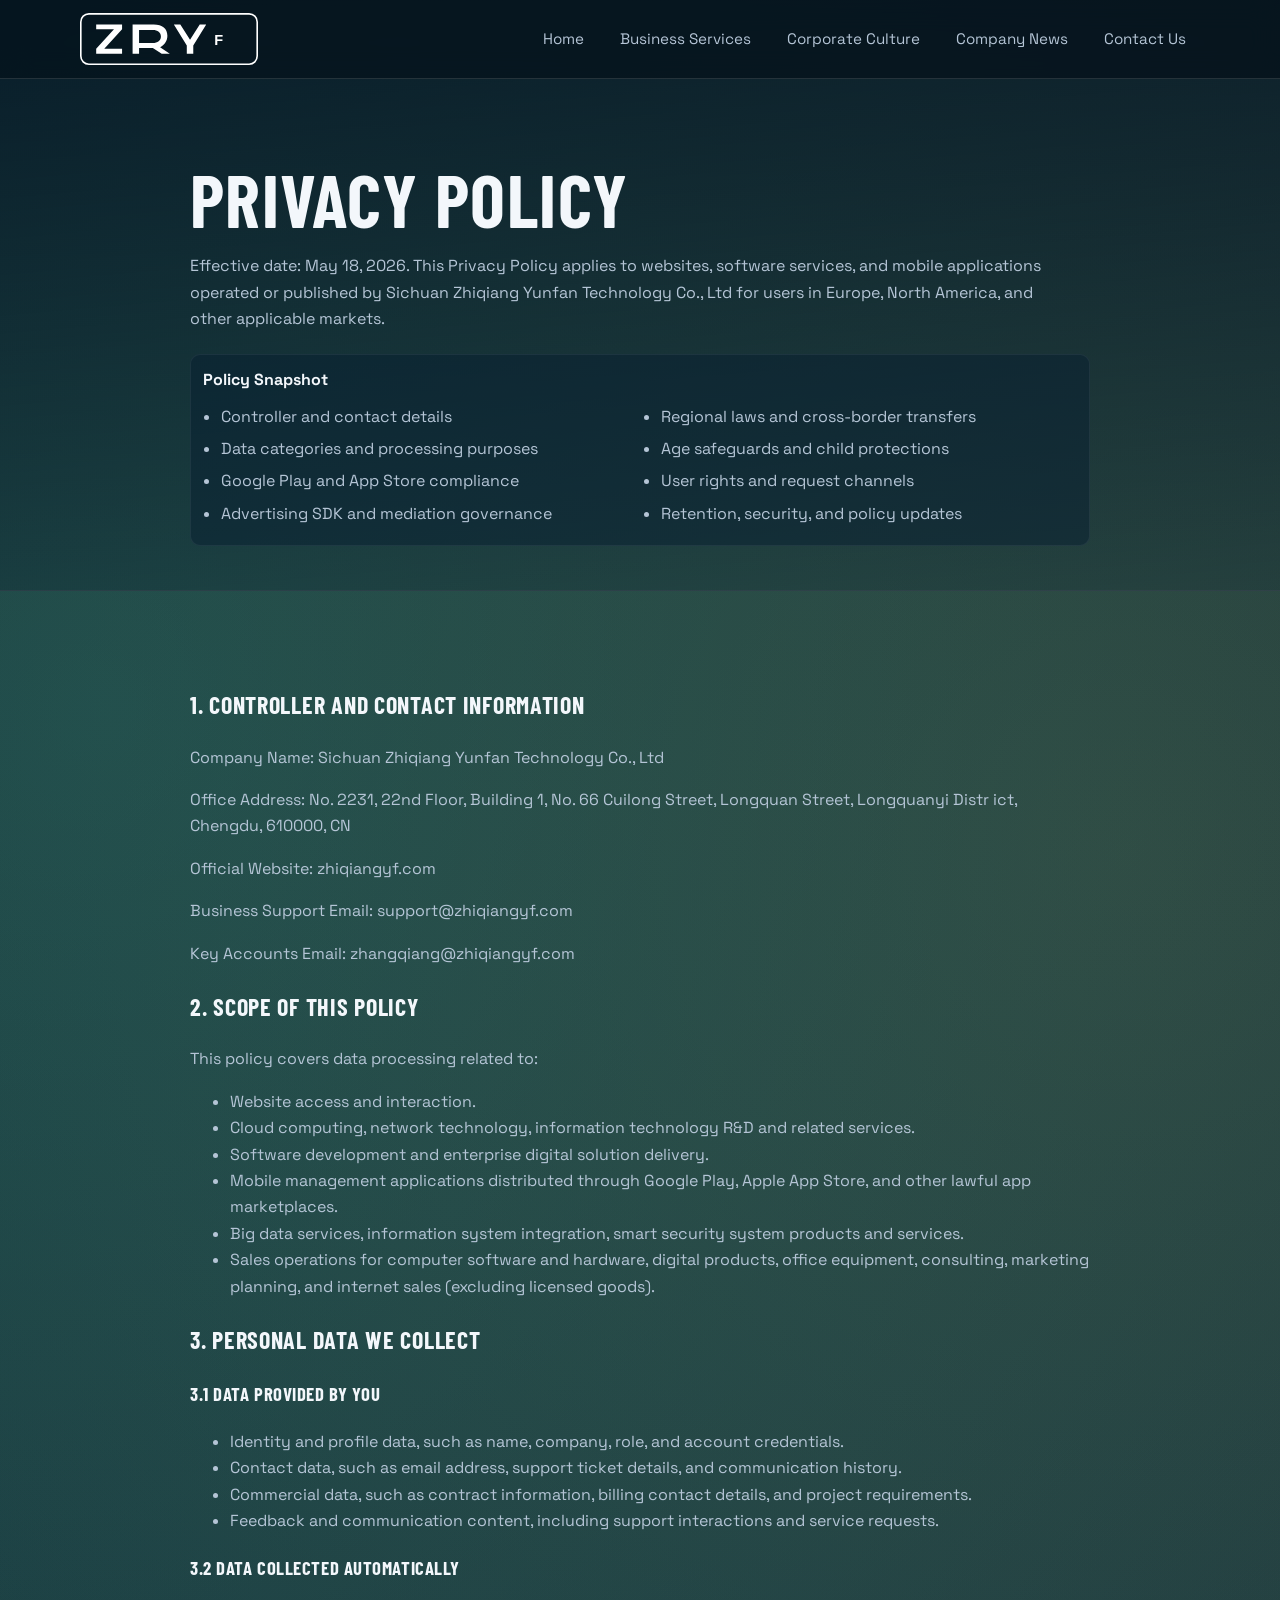
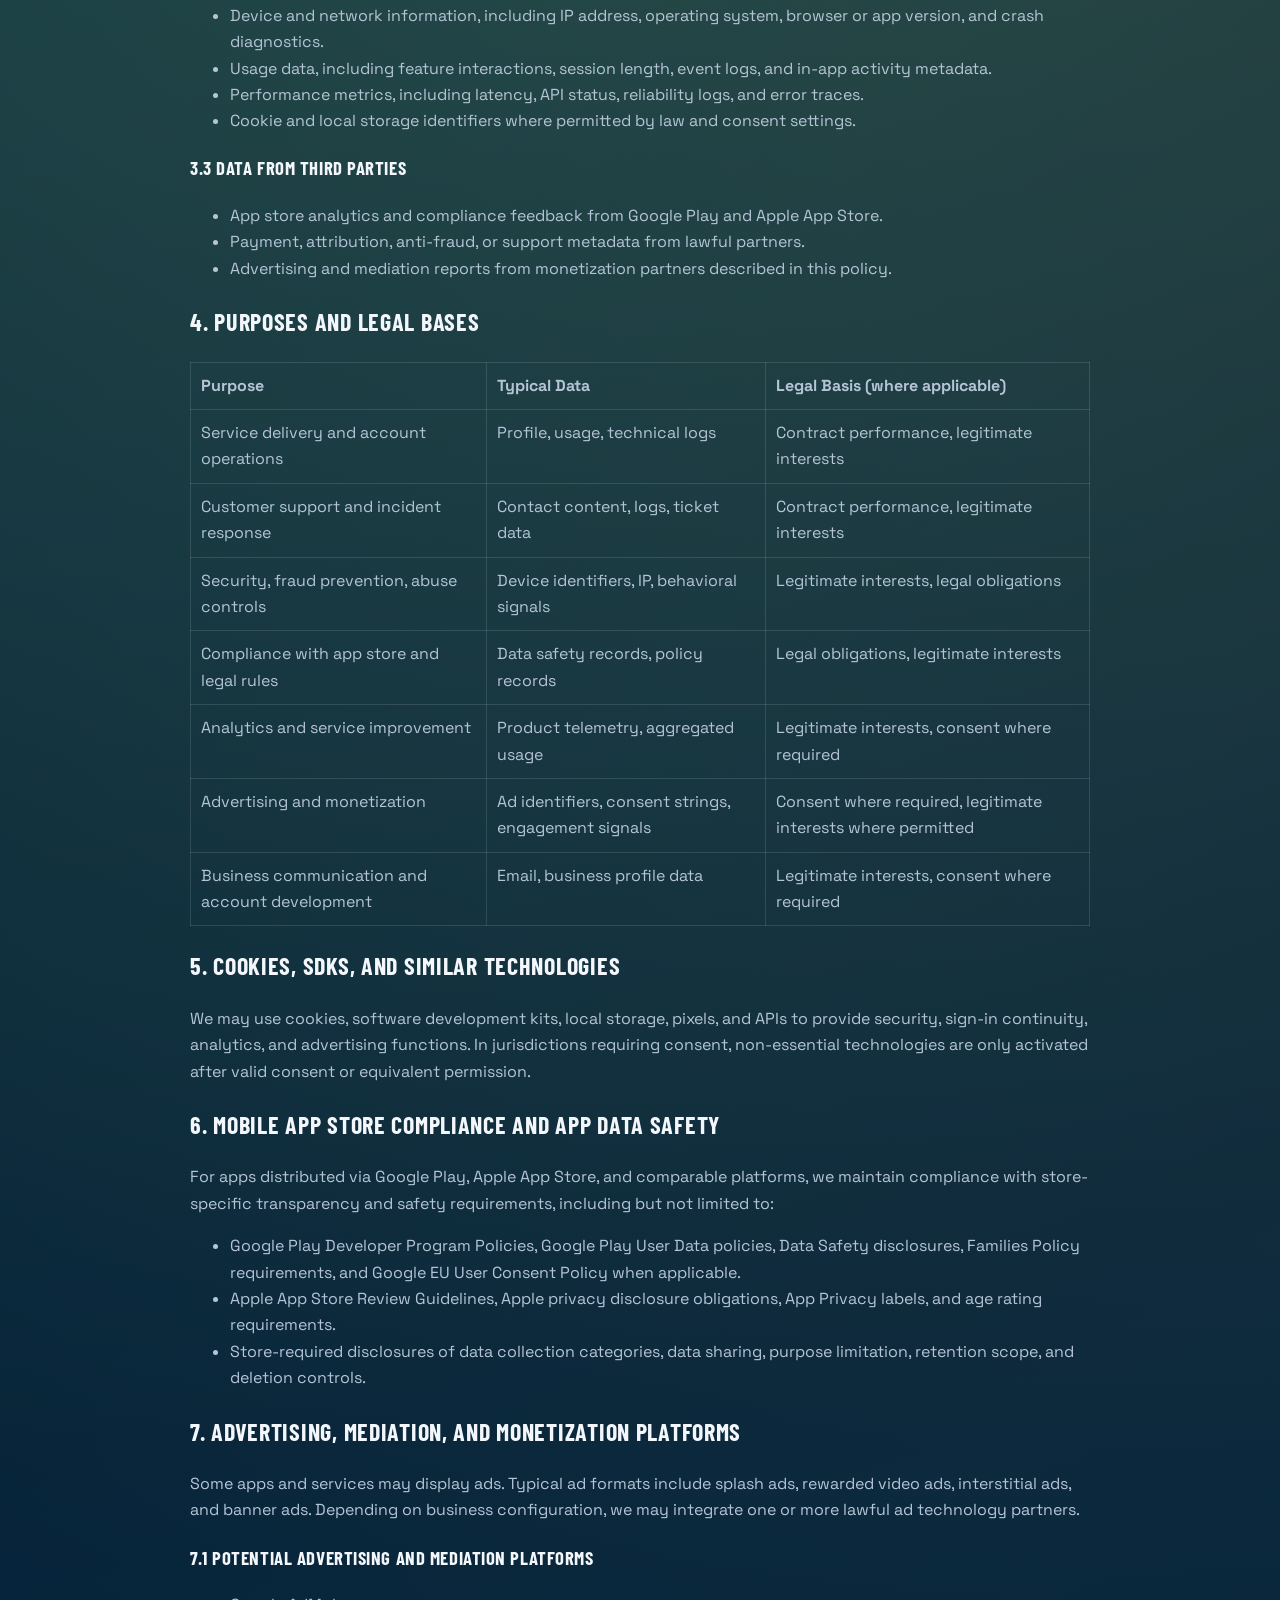
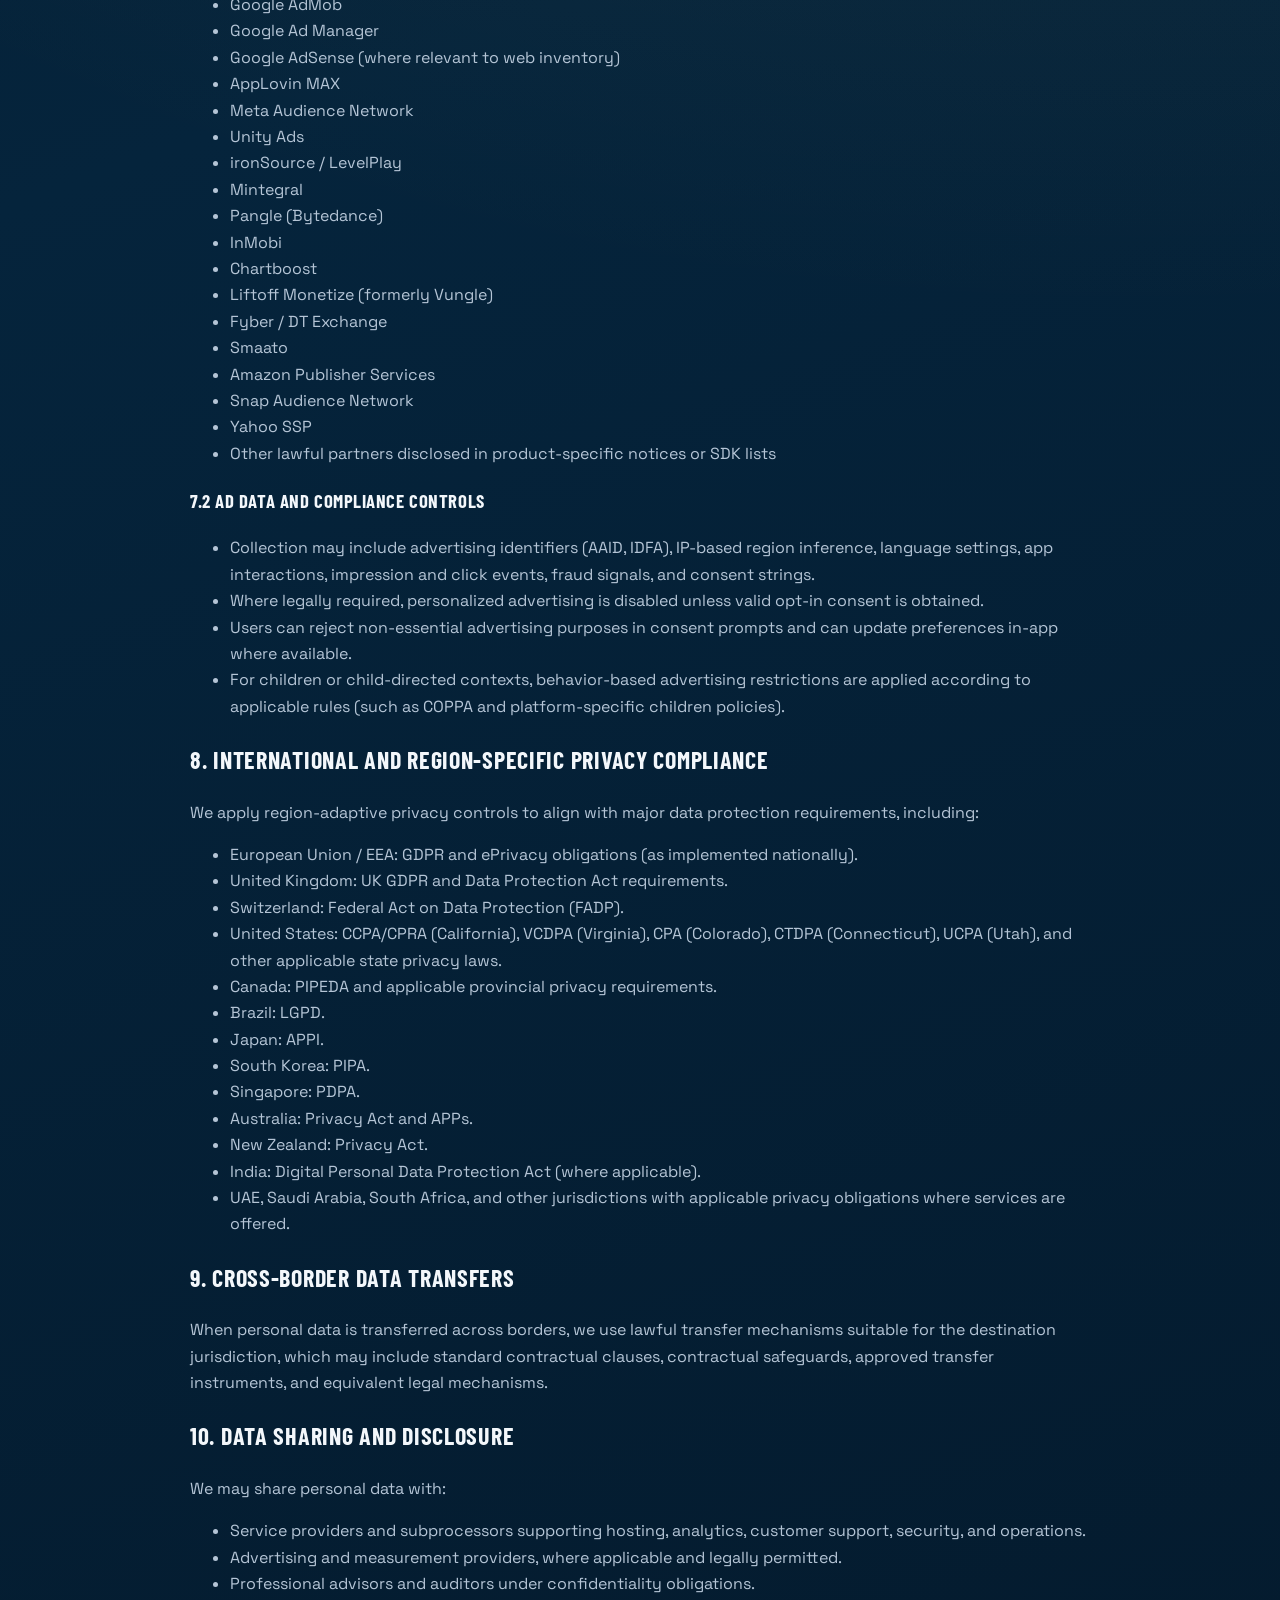
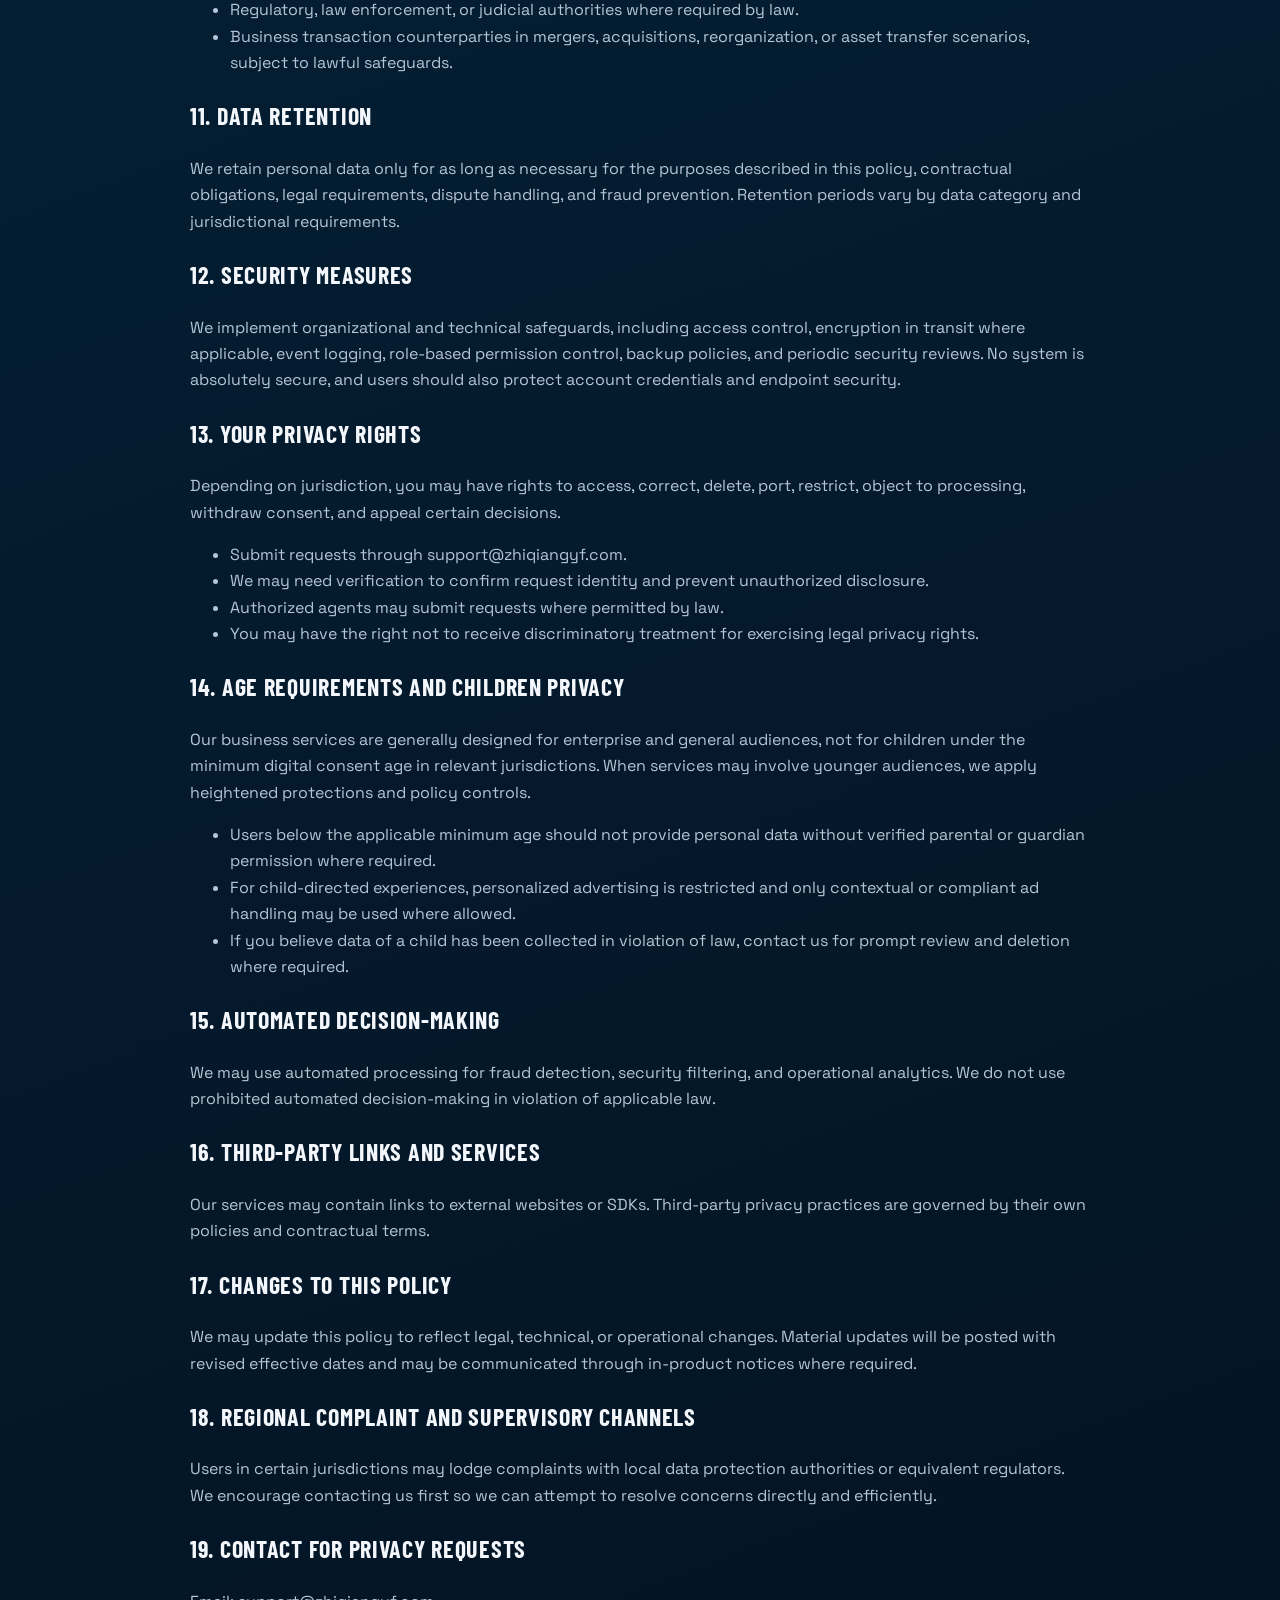
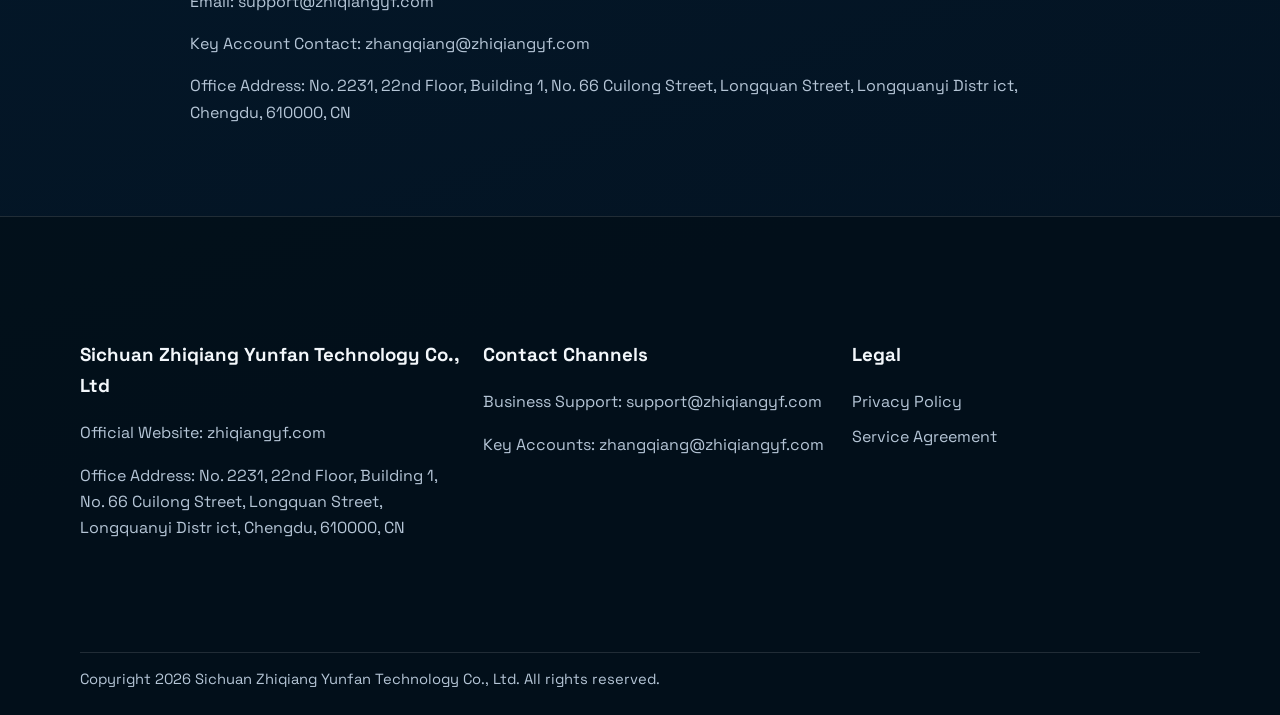
<file: privacy.html>
<!DOCTYPE html>
<html lang="en">
<head>
  <meta charset="UTF-8" />
  <meta name="viewport" content="width=device-width, initial-scale=1.0" />
  <title>Privacy Policy | Sichuan Zhiqiang Yunfan Technology Co., Ltd</title>
  <meta name="description" content="Comprehensive Privacy Policy for Sichuan Zhiqiang Yunfan Technology Co., Ltd, including app-store compliance, country-specific privacy requirements, age protections, and advertising platform obligations." />
  <meta name="robots" content="index, follow" />
  <link rel="canonical" href="https://zhiqiangyf.com/privacy.html" />
  <link rel="stylesheet" href="css/style.css" />
</head>
<body>
  <header class="site-header">
    <div class="container nav-row">
      <a class="brand" href="index.html"><img src="images/logo-zqyf.svg" alt="Company logo" /></a>
      <button class="nav-toggle" data-nav-toggle aria-expanded="false" aria-label="Toggle navigation">Menu</button>
      <nav class="site-nav" data-nav>
        <a data-nav-link href="index.html">Home</a>
        <a data-nav-link href="services.html">Business Services</a>
        <a data-nav-link href="culture.html">Corporate Culture</a>
        <a data-nav-link href="news.html">Company News</a>
        <a data-nav-link href="contact.html">Contact Us</a>
      </nav>
    </div>
  </header>

  <main>
    <section class="page-head">
      <div class="container policy">
        <h1 class="reveal">Privacy Policy</h1>
        <p class="reveal">Effective date: May 18, 2026. This Privacy Policy applies to websites, software services, and mobile applications operated or published by Sichuan Zhiqiang Yunfan Technology Co., Ltd for users in Europe, North America, and other applicable markets.</p>
        <div class="policy-summary reveal">
          <strong>Policy Snapshot</strong>
          <ul class="policy-anchor-list">
            <li>Controller and contact details</li>
            <li>Data categories and processing purposes</li>
            <li>Google Play and App Store compliance</li>
            <li>Advertising SDK and mediation governance</li>
            <li>Regional laws and cross-border transfers</li>
            <li>Age safeguards and child protections</li>
            <li>User rights and request channels</li>
            <li>Retention, security, and policy updates</li>
          </ul>
        </div>
      </div>
    </section>

    <section>
      <div class="container policy reveal">
        <h2>1. Controller and Contact Information</h2>
        <p>Company Name: Sichuan Zhiqiang Yunfan Technology Co., Ltd</p>
        <p>Office Address: No. 2231, 22nd Floor, Building 1, No. 66 Cuilong Street, Longquan Street, Longquanyi Distr ict, Chengdu, 610000, CN</p>
        <p>Official Website: <a href="https://zhiqiangyf.com" target="_blank" rel="noopener">zhiqiangyf.com</a></p>
        <p>Business Support Email: <a href="mailto:support@zhiqiangyf.com">support@zhiqiangyf.com</a></p>
        <p>Key Accounts Email: <a href="mailto:zhangqiang@zhiqiangyf.com">zhangqiang@zhiqiangyf.com</a></p>

        <h2>2. Scope of This Policy</h2>
        <p>This policy covers data processing related to:</p>
        <ul>
          <li>Website access and interaction.</li>
          <li>Cloud computing, network technology, information technology R&D and related services.</li>
          <li>Software development and enterprise digital solution delivery.</li>
          <li>Mobile management applications distributed through Google Play, Apple App Store, and other lawful app marketplaces.</li>
          <li>Big data services, information system integration, smart security system products and services.</li>
          <li>Sales operations for computer software and hardware, digital products, office equipment, consulting, marketing planning, and internet sales (excluding licensed goods).</li>
        </ul>

        <h2>3. Personal Data We Collect</h2>
        <h3>3.1 Data Provided by You</h3>
        <ul>
          <li>Identity and profile data, such as name, company, role, and account credentials.</li>
          <li>Contact data, such as email address, support ticket details, and communication history.</li>
          <li>Commercial data, such as contract information, billing contact details, and project requirements.</li>
          <li>Feedback and communication content, including support interactions and service requests.</li>
        </ul>

        <h3>3.2 Data Collected Automatically</h3>
        <ul>
          <li>Device and network information, including IP address, operating system, browser or app version, and crash diagnostics.</li>
          <li>Usage data, including feature interactions, session length, event logs, and in-app activity metadata.</li>
          <li>Performance metrics, including latency, API status, reliability logs, and error traces.</li>
          <li>Cookie and local storage identifiers where permitted by law and consent settings.</li>
        </ul>

        <h3>3.3 Data from Third Parties</h3>
        <ul>
          <li>App store analytics and compliance feedback from Google Play and Apple App Store.</li>
          <li>Payment, attribution, anti-fraud, or support metadata from lawful partners.</li>
          <li>Advertising and mediation reports from monetization partners described in this policy.</li>
        </ul>

        <h2>4. Purposes and Legal Bases</h2>
        <table>
          <thead>
            <tr><th>Purpose</th><th>Typical Data</th><th>Legal Basis (where applicable)</th></tr>
          </thead>
          <tbody>
            <tr><td>Service delivery and account operations</td><td>Profile, usage, technical logs</td><td>Contract performance, legitimate interests</td></tr>
            <tr><td>Customer support and incident response</td><td>Contact content, logs, ticket data</td><td>Contract performance, legitimate interests</td></tr>
            <tr><td>Security, fraud prevention, abuse controls</td><td>Device identifiers, IP, behavioral signals</td><td>Legitimate interests, legal obligations</td></tr>
            <tr><td>Compliance with app store and legal rules</td><td>Data safety records, policy records</td><td>Legal obligations, legitimate interests</td></tr>
            <tr><td>Analytics and service improvement</td><td>Product telemetry, aggregated usage</td><td>Legitimate interests, consent where required</td></tr>
            <tr><td>Advertising and monetization</td><td>Ad identifiers, consent strings, engagement signals</td><td>Consent where required, legitimate interests where permitted</td></tr>
            <tr><td>Business communication and account development</td><td>Email, business profile data</td><td>Legitimate interests, consent where required</td></tr>
          </tbody>
        </table>

        <h2>5. Cookies, SDKs, and Similar Technologies</h2>
        <p>We may use cookies, software development kits, local storage, pixels, and APIs to provide security, sign-in continuity, analytics, and advertising functions. In jurisdictions requiring consent, non-essential technologies are only activated after valid consent or equivalent permission.</p>

        <h2>6. Mobile App Store Compliance and App Data Safety</h2>
        <p>For apps distributed via Google Play, Apple App Store, and comparable platforms, we maintain compliance with store-specific transparency and safety requirements, including but not limited to:</p>
        <ul>
          <li>Google Play Developer Program Policies, Google Play User Data policies, Data Safety disclosures, Families Policy requirements, and Google EU User Consent Policy when applicable.</li>
          <li>Apple App Store Review Guidelines, Apple privacy disclosure obligations, App Privacy labels, and age rating requirements.</li>
          <li>Store-required disclosures of data collection categories, data sharing, purpose limitation, retention scope, and deletion controls.</li>
        </ul>

        <h2>7. Advertising, Mediation, and Monetization Platforms</h2>
        <p>Some apps and services may display ads. Typical ad formats include splash ads, rewarded video ads, interstitial ads, and banner ads. Depending on business configuration, we may integrate one or more lawful ad technology partners.</p>
        <h3>7.1 Potential Advertising and Mediation Platforms</h3>
        <ul>
          <li>Google AdMob</li>
          <li>Google Ad Manager</li>
          <li>Google AdSense (where relevant to web inventory)</li>
          <li>AppLovin MAX</li>
          <li>Meta Audience Network</li>
          <li>Unity Ads</li>
          <li>ironSource / LevelPlay</li>
          <li>Mintegral</li>
          <li>Pangle (Bytedance)</li>
          <li>InMobi</li>
          <li>Chartboost</li>
          <li>Liftoff Monetize (formerly Vungle)</li>
          <li>Fyber / DT Exchange</li>
          <li>Smaato</li>
          <li>Amazon Publisher Services</li>
          <li>Snap Audience Network</li>
          <li>Yahoo SSP</li>
          <li>Other lawful partners disclosed in product-specific notices or SDK lists</li>
        </ul>

        <h3>7.2 Ad Data and Compliance Controls</h3>
        <ul>
          <li>Collection may include advertising identifiers (AAID, IDFA), IP-based region inference, language settings, app interactions, impression and click events, fraud signals, and consent strings.</li>
          <li>Where legally required, personalized advertising is disabled unless valid opt-in consent is obtained.</li>
          <li>Users can reject non-essential advertising purposes in consent prompts and can update preferences in-app where available.</li>
          <li>For children or child-directed contexts, behavior-based advertising restrictions are applied according to applicable rules (such as COPPA and platform-specific children policies).</li>
        </ul>

        <h2>8. International and Region-Specific Privacy Compliance</h2>
        <p>We apply region-adaptive privacy controls to align with major data protection requirements, including:</p>
        <ul>
          <li>European Union / EEA: GDPR and ePrivacy obligations (as implemented nationally).</li>
          <li>United Kingdom: UK GDPR and Data Protection Act requirements.</li>
          <li>Switzerland: Federal Act on Data Protection (FADP).</li>
          <li>United States: CCPA/CPRA (California), VCDPA (Virginia), CPA (Colorado), CTDPA (Connecticut), UCPA (Utah), and other applicable state privacy laws.</li>
          <li>Canada: PIPEDA and applicable provincial privacy requirements.</li>
          <li>Brazil: LGPD.</li>
          <li>Japan: APPI.</li>
          <li>South Korea: PIPA.</li>
          <li>Singapore: PDPA.</li>
          <li>Australia: Privacy Act and APPs.</li>
          <li>New Zealand: Privacy Act.</li>
          <li>India: Digital Personal Data Protection Act (where applicable).</li>
          <li>UAE, Saudi Arabia, South Africa, and other jurisdictions with applicable privacy obligations where services are offered.</li>
        </ul>

        <h2>9. Cross-Border Data Transfers</h2>
        <p>When personal data is transferred across borders, we use lawful transfer mechanisms suitable for the destination jurisdiction, which may include standard contractual clauses, contractual safeguards, approved transfer instruments, and equivalent legal mechanisms.</p>

        <h2>10. Data Sharing and Disclosure</h2>
        <p>We may share personal data with:</p>
        <ul>
          <li>Service providers and subprocessors supporting hosting, analytics, customer support, security, and operations.</li>
          <li>Advertising and measurement providers, where applicable and legally permitted.</li>
          <li>Professional advisors and auditors under confidentiality obligations.</li>
          <li>Regulatory, law enforcement, or judicial authorities where required by law.</li>
          <li>Business transaction counterparties in mergers, acquisitions, reorganization, or asset transfer scenarios, subject to lawful safeguards.</li>
        </ul>

        <h2>11. Data Retention</h2>
        <p>We retain personal data only for as long as necessary for the purposes described in this policy, contractual obligations, legal requirements, dispute handling, and fraud prevention. Retention periods vary by data category and jurisdictional requirements.</p>

        <h2>12. Security Measures</h2>
        <p>We implement organizational and technical safeguards, including access control, encryption in transit where applicable, event logging, role-based permission control, backup policies, and periodic security reviews. No system is absolutely secure, and users should also protect account credentials and endpoint security.</p>

        <h2>13. Your Privacy Rights</h2>
        <p>Depending on jurisdiction, you may have rights to access, correct, delete, port, restrict, object to processing, withdraw consent, and appeal certain decisions.</p>
        <ul>
          <li>Submit requests through support@zhiqiangyf.com.</li>
          <li>We may need verification to confirm request identity and prevent unauthorized disclosure.</li>
          <li>Authorized agents may submit requests where permitted by law.</li>
          <li>You may have the right not to receive discriminatory treatment for exercising legal privacy rights.</li>
        </ul>

        <h2>14. Age Requirements and Children Privacy</h2>
        <p>Our business services are generally designed for enterprise and general audiences, not for children under the minimum digital consent age in relevant jurisdictions. When services may involve younger audiences, we apply heightened protections and policy controls.</p>
        <ul>
          <li>Users below the applicable minimum age should not provide personal data without verified parental or guardian permission where required.</li>
          <li>For child-directed experiences, personalized advertising is restricted and only contextual or compliant ad handling may be used where allowed.</li>
          <li>If you believe data of a child has been collected in violation of law, contact us for prompt review and deletion where required.</li>
        </ul>

        <h2>15. Automated Decision-Making</h2>
        <p>We may use automated processing for fraud detection, security filtering, and operational analytics. We do not use prohibited automated decision-making in violation of applicable law.</p>

        <h2>16. Third-Party Links and Services</h2>
        <p>Our services may contain links to external websites or SDKs. Third-party privacy practices are governed by their own policies and contractual terms.</p>

        <h2>17. Changes to This Policy</h2>
        <p>We may update this policy to reflect legal, technical, or operational changes. Material updates will be posted with revised effective dates and may be communicated through in-product notices where required.</p>

        <h2>18. Regional Complaint and Supervisory Channels</h2>
        <p>Users in certain jurisdictions may lodge complaints with local data protection authorities or equivalent regulators. We encourage contacting us first so we can attempt to resolve concerns directly and efficiently.</p>

        <h2>19. Contact for Privacy Requests</h2>
        <p>Email: <a href="mailto:support@zhiqiangyf.com">support@zhiqiangyf.com</a></p>
        <p>Key Account Contact: <a href="mailto:zhangqiang@zhiqiangyf.com">zhangqiang@zhiqiangyf.com</a></p>
        <p>Office Address: No. 2231, 22nd Floor, Building 1, No. 66 Cuilong Street, Longquan Street, Longquanyi Distr ict, Chengdu, 610000, CN</p>
      </div>
    </section>
  </main>

  <footer class="site-footer">
    <div class="container footer-grid">
      <section>
        <h3>Sichuan Zhiqiang Yunfan Technology Co., Ltd</h3>
        <p>Official Website: <a href="https://zhiqiangyf.com" target="_blank" rel="noopener">zhiqiangyf.com</a></p>
        <p>Office Address: No. 2231, 22nd Floor, Building 1, No. 66 Cuilong Street, Longquan Street, Longquanyi Distr ict, Chengdu, 610000, CN</p>
      </section>
      <section>
        <h3>Contact Channels</h3>
        <p>Business Support: <a href="mailto:support@zhiqiangyf.com">support@zhiqiangyf.com</a></p>
        <p>Key Accounts: <a href="mailto:zhangqiang@zhiqiangyf.com">zhangqiang@zhiqiangyf.com</a></p>
      </section>
      <section>
        <h3>Legal</h3>
        <div class="footer-links">
          <a href="privacy.html">Privacy Policy</a>
          <a href="terms.html">Service Agreement</a>
        </div>
      </section>
    </div>
    <div class="container footer-bottom">Copyright 2026 Sichuan Zhiqiang Yunfan Technology Co., Ltd. All rights reserved.</div>
  </footer>

  <script src="js/main.js" defer></script>
</body>
</html>
</file>
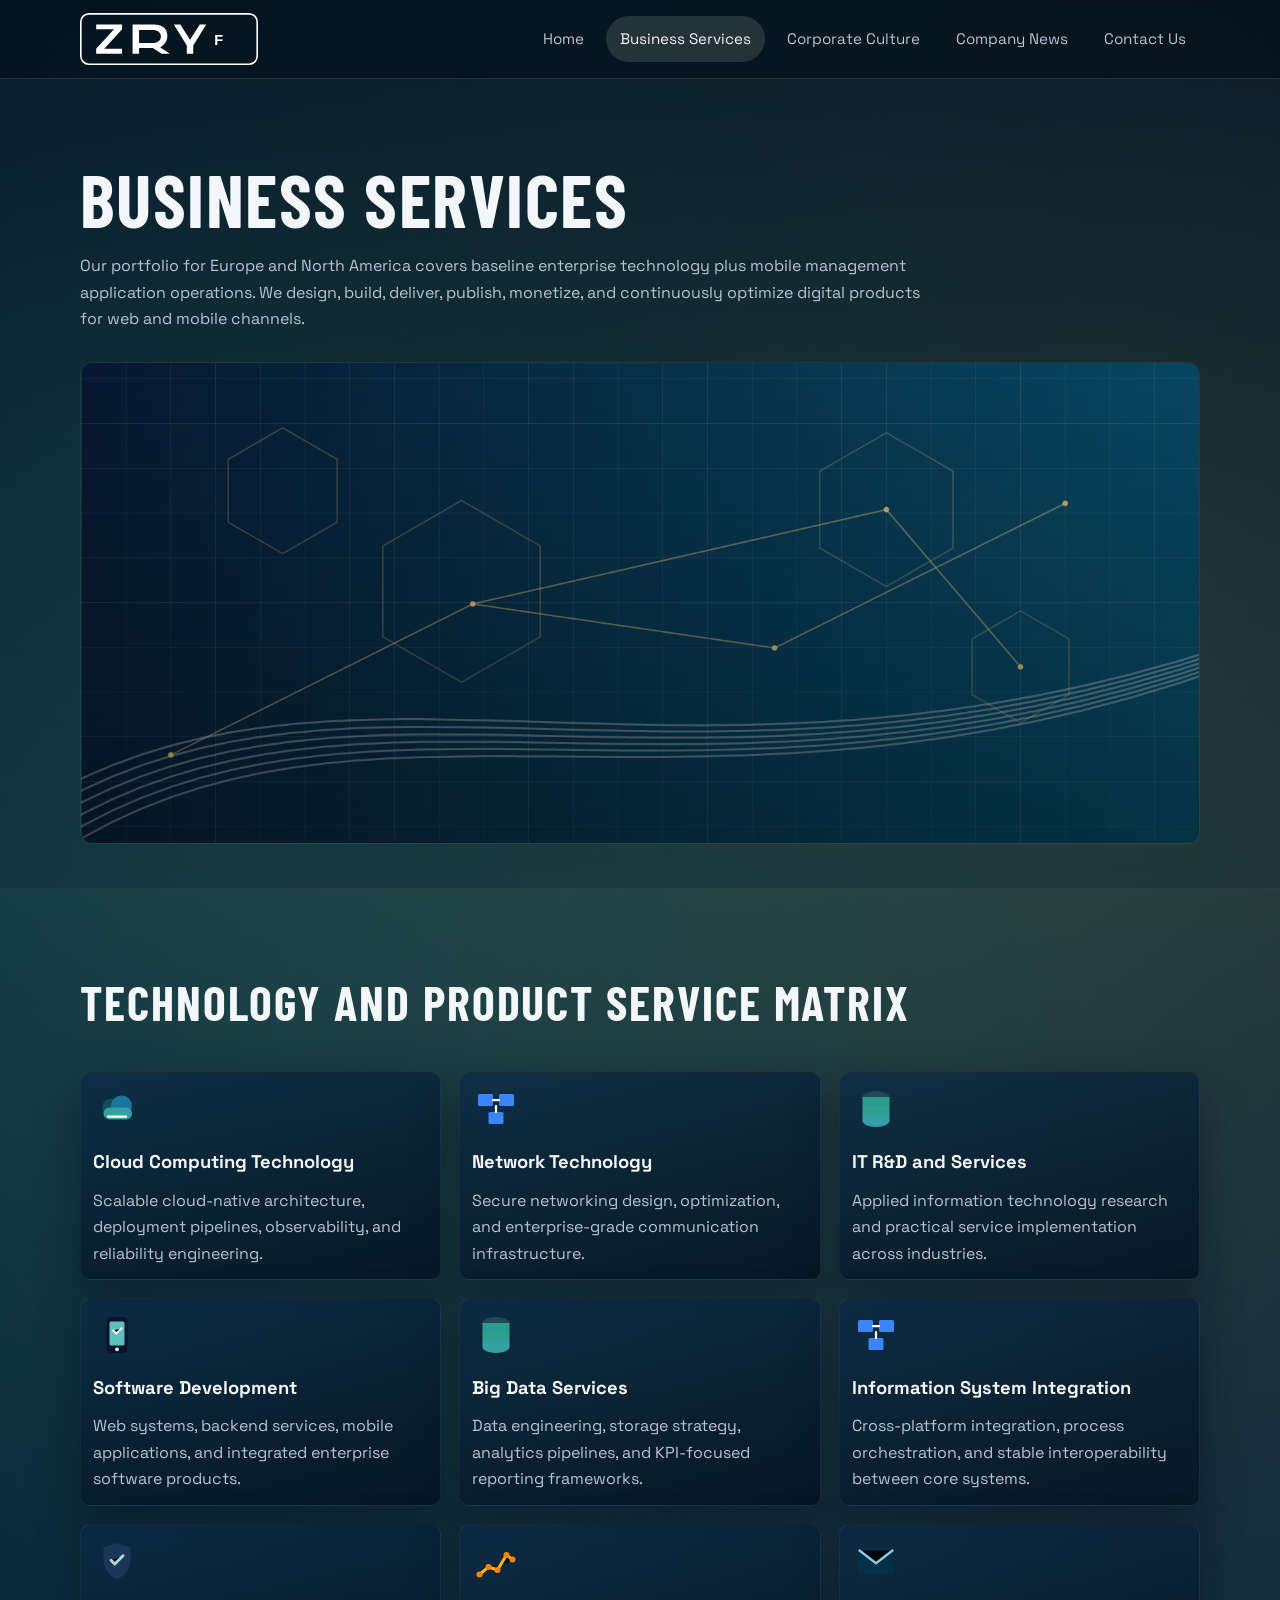
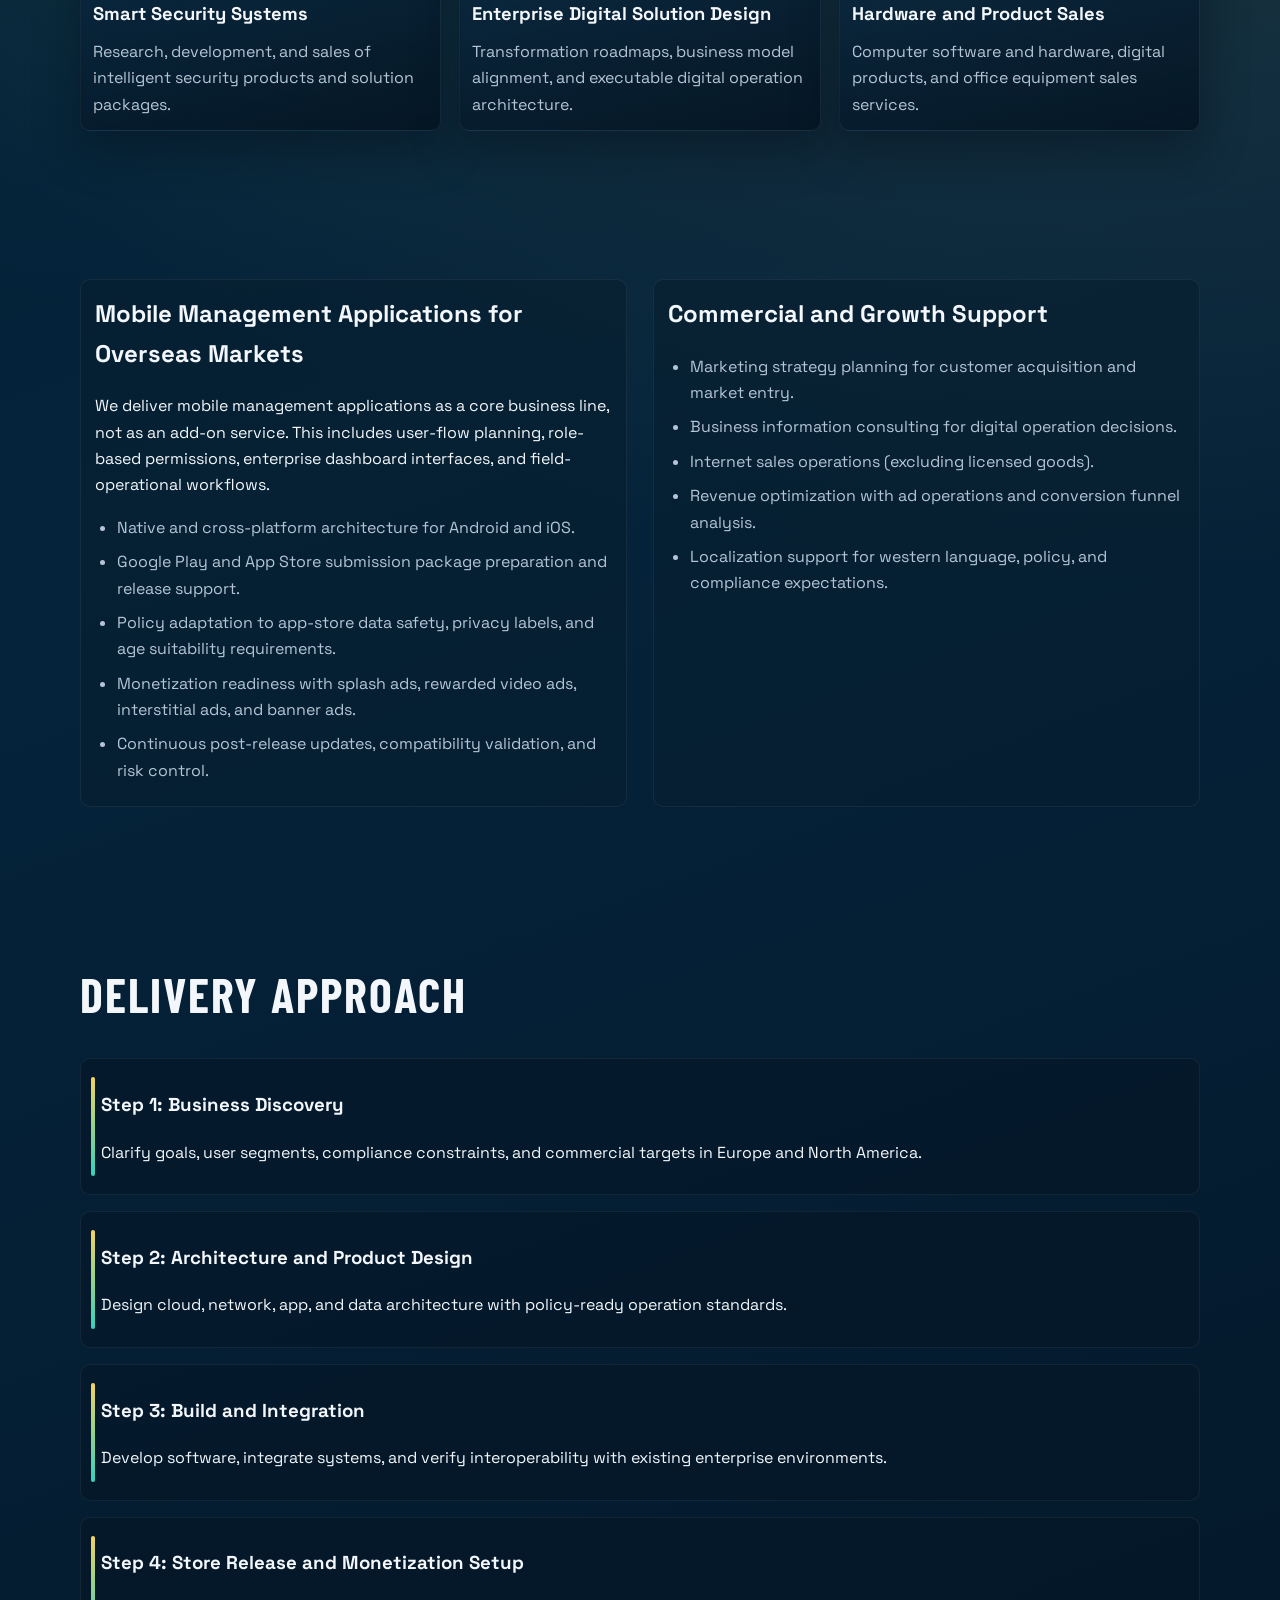
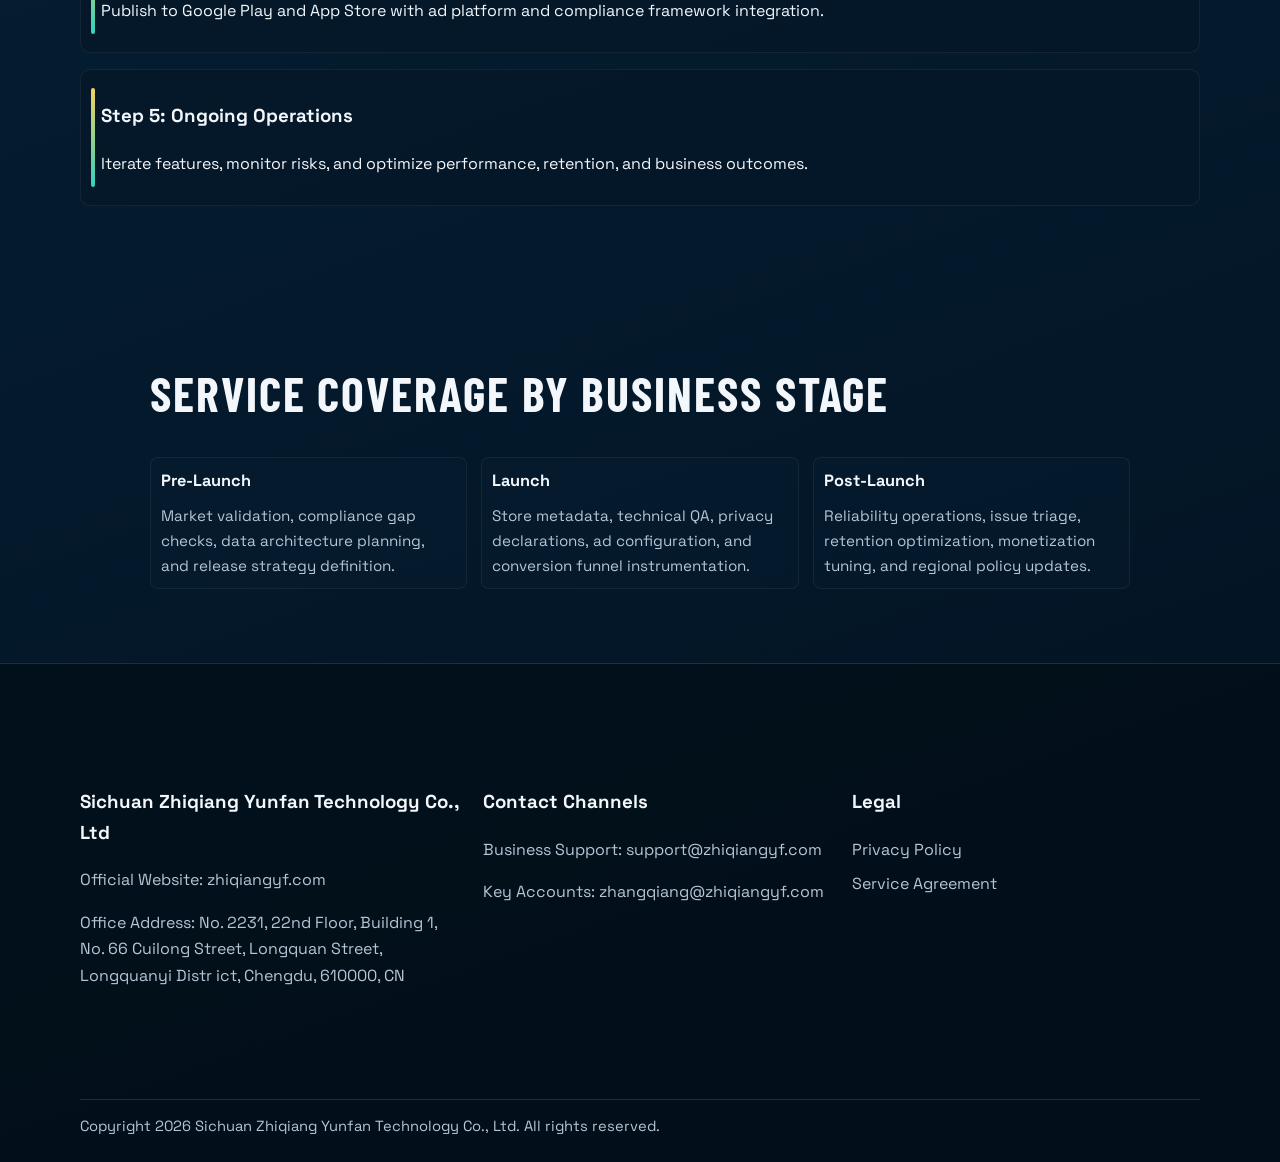
<file: services.html>
<!DOCTYPE html>
<html lang="en">
<head>
  <meta charset="UTF-8" />
  <meta name="viewport" content="width=device-width, initial-scale=1.0" />
  <title>Business Services | Sichuan Zhiqiang Yunfan Technology Co., Ltd</title>
  <meta name="description" content="Full business services: cloud, network, software, big data, security systems, digital transformation, hardware and digital products, consulting, internet sales, and mobile management app publishing for Google Play and App Store." />
  <meta name="robots" content="index, follow" />
  <link rel="canonical" href="https://zhiqiangyf.com/services.html" />
  <link rel="stylesheet" href="css/style.css" />
</head>
<body>
  <header class="site-header">
    <div class="container nav-row">
      <a class="brand" href="index.html"><img src="images/logo-zqyf.svg" alt="Company logo" /></a>
      <button class="nav-toggle" data-nav-toggle aria-expanded="false" aria-label="Toggle navigation">Menu</button>
      <nav class="site-nav" data-nav>
        <a data-nav-link href="index.html">Home</a>
        <a data-nav-link href="services.html">Business Services</a>
        <a data-nav-link href="culture.html">Corporate Culture</a>
        <a data-nav-link href="news.html">Company News</a>
        <a data-nav-link href="contact.html">Contact Us</a>
      </nav>
    </div>
  </header>

  <main>
    <section class="page-head">
      <div class="container">
        <h1 class="reveal">Business Services</h1>
        <p class="reveal">
          Our portfolio for Europe and North America covers baseline enterprise technology plus mobile management application operations.
          We design, build, deliver, publish, monetize, and continuously optimize digital products for web and mobile channels.
        </p>
        <div class="banner reveal"><img src="images/services-banner.png" alt="Business services technology banner" /></div>
      </div>
    </section>

    <section>
      <div class="container">
        <h2 class="section-title reveal">Technology and Product Service Matrix</h2>
        <div class="cards-grid">
          <article class="card reveal"><img class="icon" src="images/icon-cloud.svg" alt="Cloud" /><h3>Cloud Computing Technology</h3><p>Scalable cloud-native architecture, deployment pipelines, observability, and reliability engineering.</p></article>
          <article class="card reveal"><img class="icon" src="images/icon-system.svg" alt="Network" /><h3>Network Technology</h3><p>Secure networking design, optimization, and enterprise-grade communication infrastructure.</p></article>
          <article class="card reveal"><img class="icon" src="images/icon-data.svg" alt="R and D" /><h3>IT R&D and Services</h3><p>Applied information technology research and practical service implementation across industries.</p></article>
          <article class="card reveal"><img class="icon" src="images/icon-mobile.svg" alt="Software" /><h3>Software Development</h3><p>Web systems, backend services, mobile applications, and integrated enterprise software products.</p></article>
          <article class="card reveal"><img class="icon" src="images/icon-data.svg" alt="Big data" /><h3>Big Data Services</h3><p>Data engineering, storage strategy, analytics pipelines, and KPI-focused reporting frameworks.</p></article>
          <article class="card reveal"><img class="icon" src="images/icon-system.svg" alt="Integration" /><h3>Information System Integration</h3><p>Cross-platform integration, process orchestration, and stable interoperability between core systems.</p></article>
          <article class="card reveal"><img class="icon" src="images/icon-security.svg" alt="Security" /><h3>Smart Security Systems</h3><p>Research, development, and sales of intelligent security products and solution packages.</p></article>
          <article class="card reveal"><img class="icon" src="images/icon-market.svg" alt="Digital solution" /><h3>Enterprise Digital Solution Design</h3><p>Transformation roadmaps, business model alignment, and executable digital operation architecture.</p></article>
          <article class="card reveal"><img class="icon" src="images/icon-contact.svg" alt="Sales" /><h3>Hardware and Product Sales</h3><p>Computer software and hardware, digital products, and office equipment sales services.</p></article>
        </div>
      </div>
    </section>

    <section>
      <div class="container two-col">
        <article class="panel reveal">
          <h2>Mobile Management Applications for Overseas Markets</h2>
          <p>
            We deliver mobile management applications as a core business line, not as an add-on service.
            This includes user-flow planning, role-based permissions, enterprise dashboard interfaces, and field-operational workflows.
          </p>
          <ul class="list">
            <li>Native and cross-platform architecture for Android and iOS.</li>
            <li>Google Play and App Store submission package preparation and release support.</li>
            <li>Policy adaptation to app-store data safety, privacy labels, and age suitability requirements.</li>
            <li>Monetization readiness with splash ads, rewarded video ads, interstitial ads, and banner ads.</li>
            <li>Continuous post-release updates, compatibility validation, and risk control.</li>
          </ul>
        </article>
        <article class="panel reveal">
          <h2>Commercial and Growth Support</h2>
          <ul class="list">
            <li>Marketing strategy planning for customer acquisition and market entry.</li>
            <li>Business information consulting for digital operation decisions.</li>
            <li>Internet sales operations (excluding licensed goods).</li>
            <li>Revenue optimization with ad operations and conversion funnel analysis.</li>
            <li>Localization support for western language, policy, and compliance expectations.</li>
          </ul>
        </article>
      </div>
    </section>

    <section>
      <div class="container">
        <h2 class="section-title reveal">Delivery Approach</h2>
        <div class="timeline">
          <article class="timeline-item reveal"><h3>Step 1: Business Discovery</h3><p>Clarify goals, user segments, compliance constraints, and commercial targets in Europe and North America.</p></article>
          <article class="timeline-item reveal"><h3>Step 2: Architecture and Product Design</h3><p>Design cloud, network, app, and data architecture with policy-ready operation standards.</p></article>
          <article class="timeline-item reveal"><h3>Step 3: Build and Integration</h3><p>Develop software, integrate systems, and verify interoperability with existing enterprise environments.</p></article>
          <article class="timeline-item reveal"><h3>Step 4: Store Release and Monetization Setup</h3><p>Publish to Google Play and App Store with ad platform and compliance framework integration.</p></article>
          <article class="timeline-item reveal"><h3>Step 5: Ongoing Operations</h3><p>Iterate features, monitor risks, and optimize performance, retention, and business outcomes.</p></article>
        </div>
      </div>
    </section>

    <section>
      <div class="container compact-wrap">
        <h2 class="section-title reveal">Service Coverage by Business Stage</h2>
        <div class="rich-grid">
          <article class="mini-card reveal">
            <h3>Pre-Launch</h3>
            <p>Market validation, compliance gap checks, data architecture planning, and release strategy definition.</p>
          </article>
          <article class="mini-card reveal">
            <h3>Launch</h3>
            <p>Store metadata, technical QA, privacy declarations, ad configuration, and conversion funnel instrumentation.</p>
          </article>
          <article class="mini-card reveal">
            <h3>Post-Launch</h3>
            <p>Reliability operations, issue triage, retention optimization, monetization tuning, and regional policy updates.</p>
          </article>
        </div>
      </div>
    </section>
  </main>

  <footer class="site-footer">
    <div class="container footer-grid">
      <section>
        <h3>Sichuan Zhiqiang Yunfan Technology Co., Ltd</h3>
        <p>Official Website: <a href="https://zhiqiangyf.com" target="_blank" rel="noopener">zhiqiangyf.com</a></p>
        <p>Office Address: No. 2231, 22nd Floor, Building 1, No. 66 Cuilong Street, Longquan Street, Longquanyi Distr ict, Chengdu, 610000, CN</p>
      </section>
      <section>
        <h3>Contact Channels</h3>
        <p>Business Support: <a href="mailto:support@zhiqiangyf.com">support@zhiqiangyf.com</a></p>
        <p>Key Accounts: <a href="mailto:zhangqiang@zhiqiangyf.com">zhangqiang@zhiqiangyf.com</a></p>
      </section>
      <section>
        <h3>Legal</h3>
        <div class="footer-links">
          <a href="privacy.html">Privacy Policy</a>
          <a href="terms.html">Service Agreement</a>
        </div>
      </section>
    </div>
    <div class="container footer-bottom">Copyright 2026 Sichuan Zhiqiang Yunfan Technology Co., Ltd. All rights reserved.</div>
  </footer>

  <script src="js/main.js" defer></script>
</body>
</html>
</file>
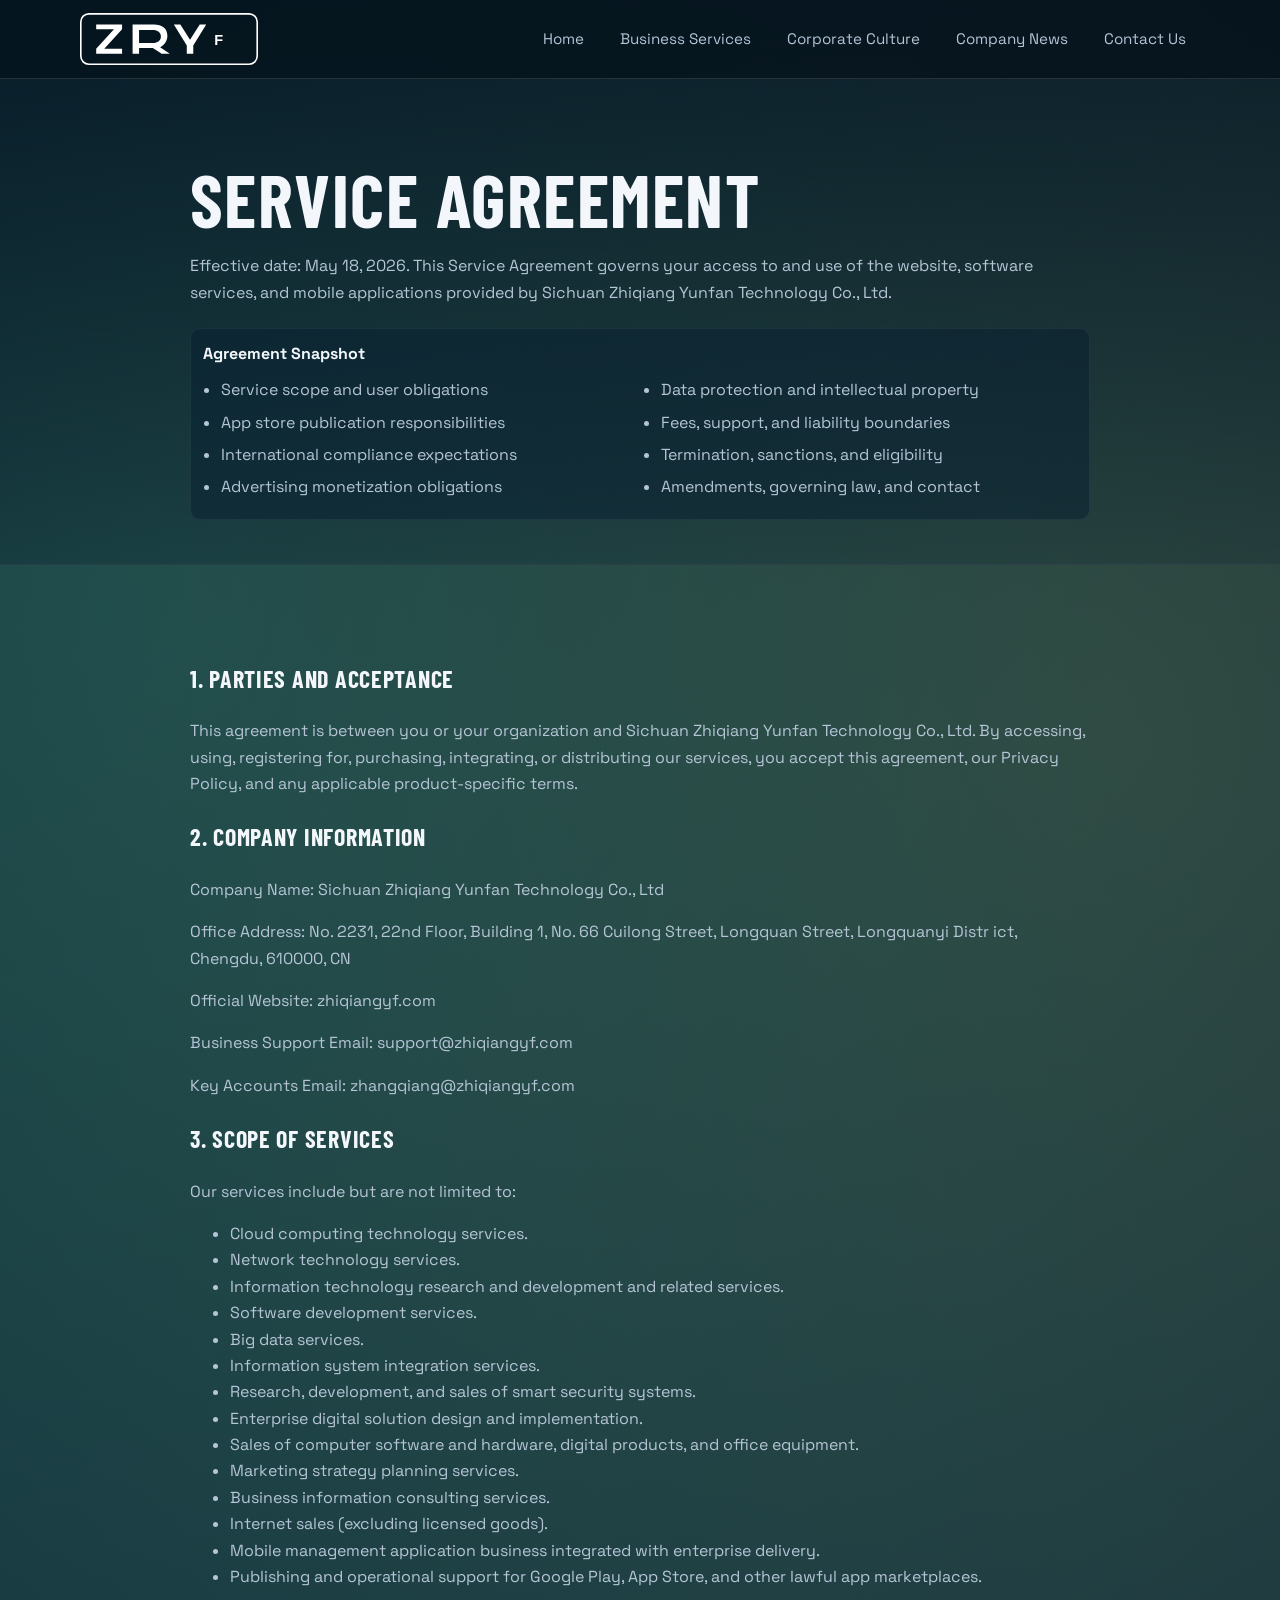
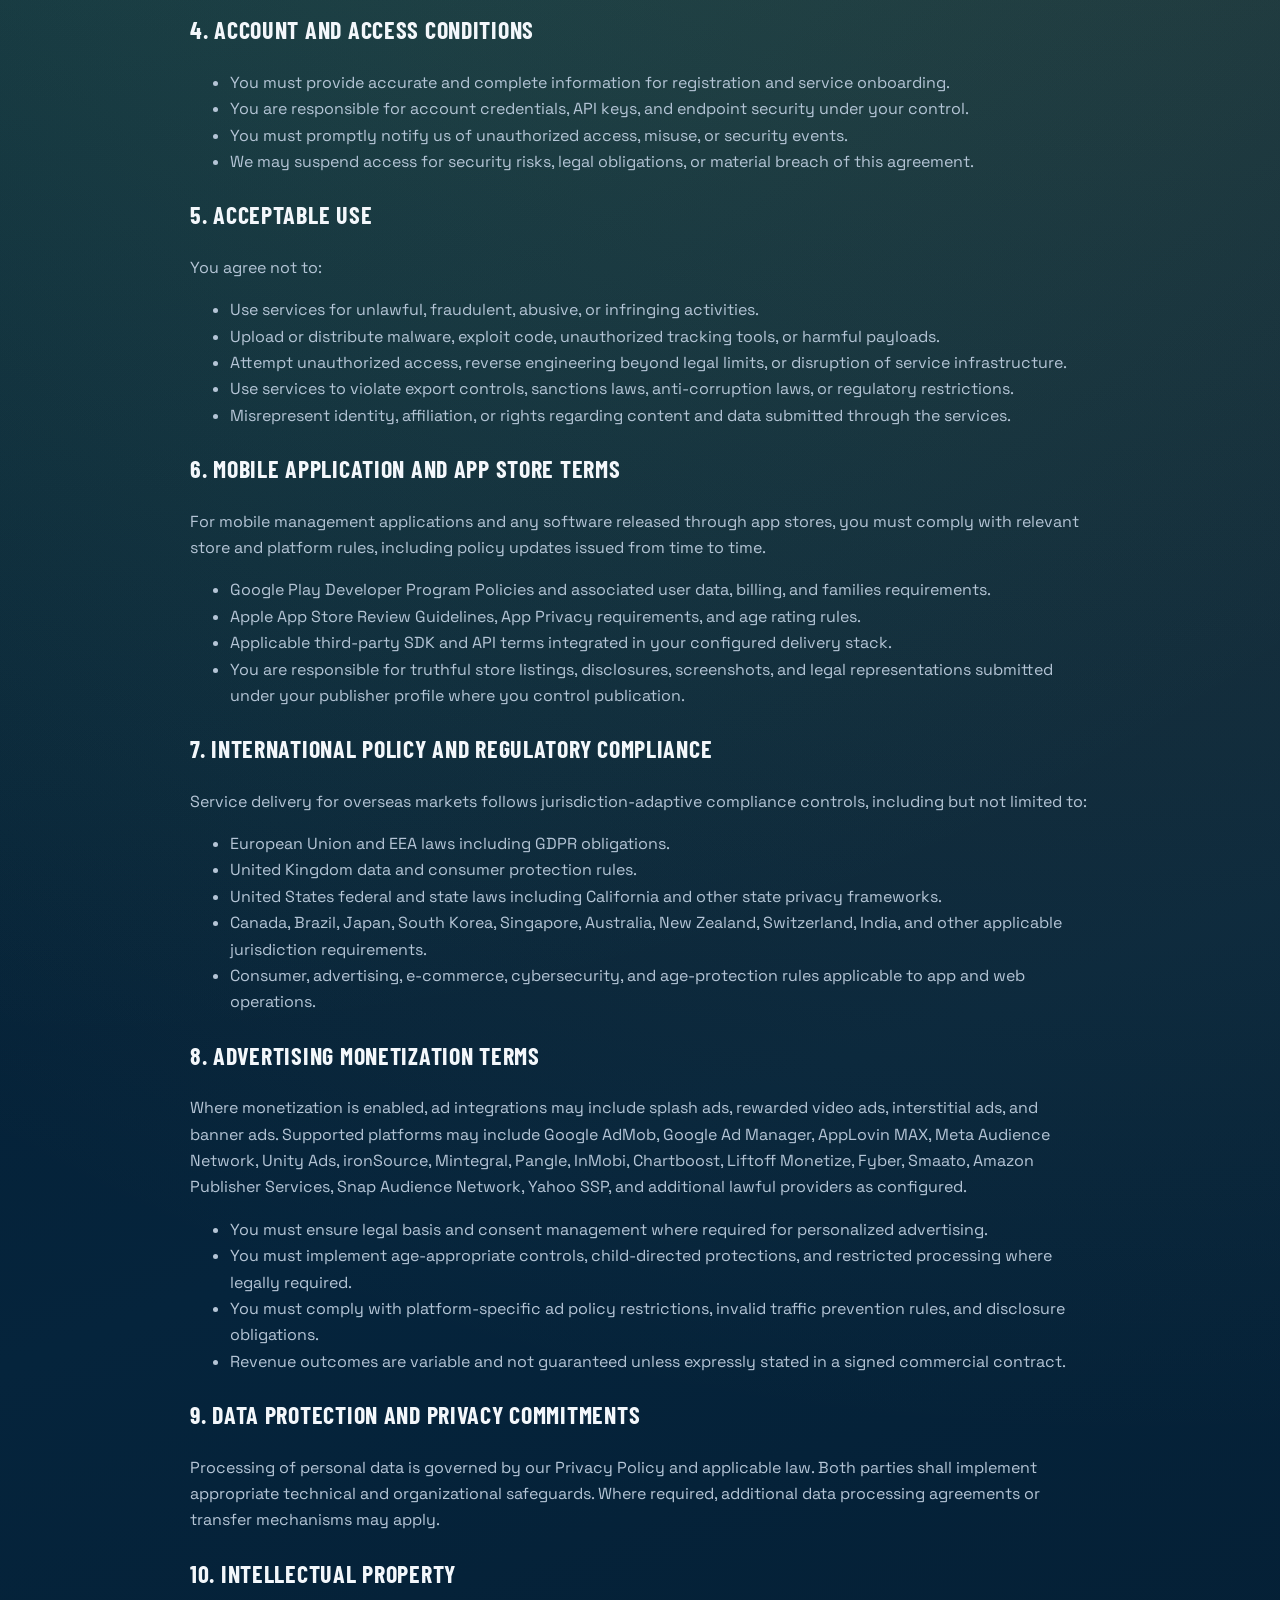
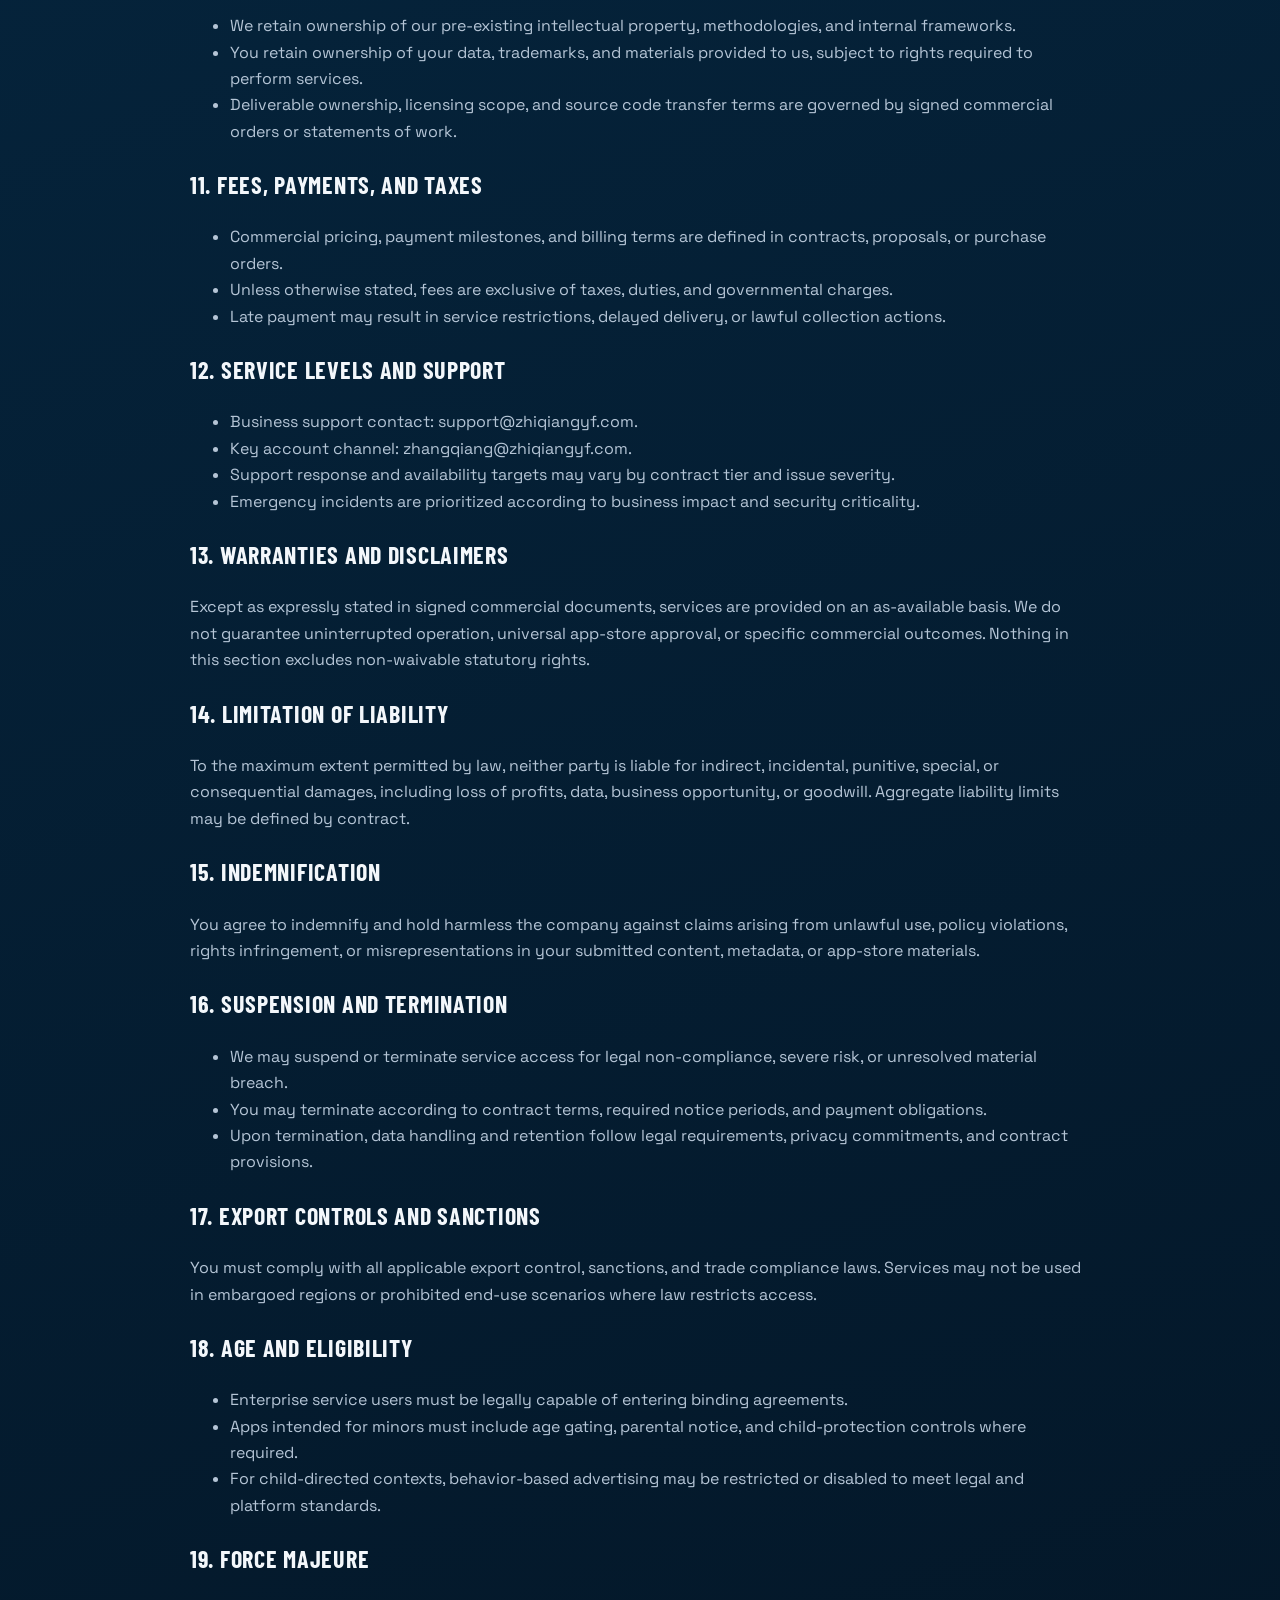
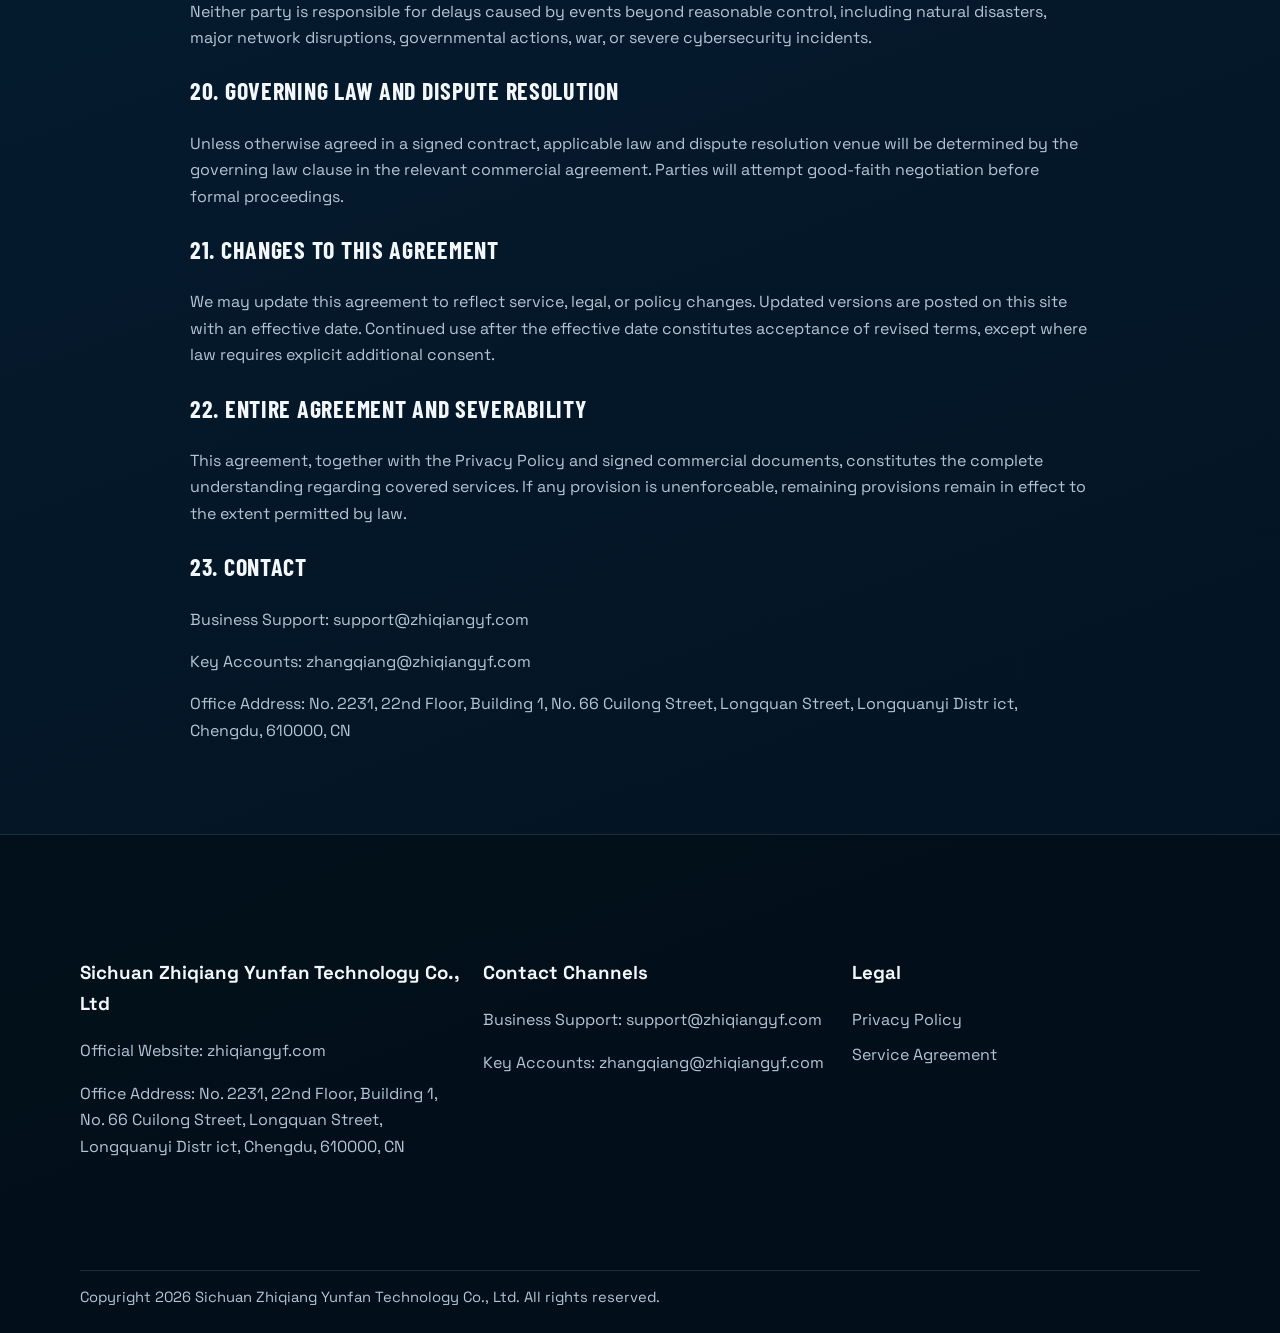
<file: terms.html>
<!DOCTYPE html>
<html lang="en">
<head>
  <meta charset="UTF-8" />
  <meta name="viewport" content="width=device-width, initial-scale=1.0" />
  <title>Service Agreement | Sichuan Zhiqiang Yunfan Technology Co., Ltd</title>
  <meta name="description" content="Comprehensive Service Agreement for Sichuan Zhiqiang Yunfan Technology Co., Ltd, including app-store operations, international policy compliance, age restrictions, and advertising monetization responsibilities." />
  <meta name="robots" content="index, follow" />
  <link rel="canonical" href="https://zhiqiangyf.com/terms.html" />
  <link rel="stylesheet" href="css/style.css" />
</head>
<body>
  <header class="site-header">
    <div class="container nav-row">
      <a class="brand" href="index.html"><img src="images/logo-zqyf.svg" alt="Company logo" /></a>
      <button class="nav-toggle" data-nav-toggle aria-expanded="false" aria-label="Toggle navigation">Menu</button>
      <nav class="site-nav" data-nav>
        <a data-nav-link href="index.html">Home</a>
        <a data-nav-link href="services.html">Business Services</a>
        <a data-nav-link href="culture.html">Corporate Culture</a>
        <a data-nav-link href="news.html">Company News</a>
        <a data-nav-link href="contact.html">Contact Us</a>
      </nav>
    </div>
  </header>

  <main>
    <section class="page-head">
      <div class="container policy">
        <h1 class="reveal">Service Agreement</h1>
        <p class="reveal">Effective date: May 18, 2026. This Service Agreement governs your access to and use of the website, software services, and mobile applications provided by Sichuan Zhiqiang Yunfan Technology Co., Ltd.</p>
        <div class="policy-summary reveal">
          <strong>Agreement Snapshot</strong>
          <ul class="policy-anchor-list">
            <li>Service scope and user obligations</li>
            <li>App store publication responsibilities</li>
            <li>International compliance expectations</li>
            <li>Advertising monetization obligations</li>
            <li>Data protection and intellectual property</li>
            <li>Fees, support, and liability boundaries</li>
            <li>Termination, sanctions, and eligibility</li>
            <li>Amendments, governing law, and contact</li>
          </ul>
        </div>
      </div>
    </section>

    <section>
      <div class="container policy reveal">
        <h2>1. Parties and Acceptance</h2>
        <p>This agreement is between you or your organization and Sichuan Zhiqiang Yunfan Technology Co., Ltd. By accessing, using, registering for, purchasing, integrating, or distributing our services, you accept this agreement, our Privacy Policy, and any applicable product-specific terms.</p>

        <h2>2. Company Information</h2>
        <p>Company Name: Sichuan Zhiqiang Yunfan Technology Co., Ltd</p>
        <p>Office Address: No. 2231, 22nd Floor, Building 1, No. 66 Cuilong Street, Longquan Street, Longquanyi Distr ict, Chengdu, 610000, CN</p>
        <p>Official Website: <a href="https://zhiqiangyf.com" target="_blank" rel="noopener">zhiqiangyf.com</a></p>
        <p>Business Support Email: <a href="mailto:support@zhiqiangyf.com">support@zhiqiangyf.com</a></p>
        <p>Key Accounts Email: <a href="mailto:zhangqiang@zhiqiangyf.com">zhangqiang@zhiqiangyf.com</a></p>

        <h2>3. Scope of Services</h2>
        <p>Our services include but are not limited to:</p>
        <ul>
          <li>Cloud computing technology services.</li>
          <li>Network technology services.</li>
          <li>Information technology research and development and related services.</li>
          <li>Software development services.</li>
          <li>Big data services.</li>
          <li>Information system integration services.</li>
          <li>Research, development, and sales of smart security systems.</li>
          <li>Enterprise digital solution design and implementation.</li>
          <li>Sales of computer software and hardware, digital products, and office equipment.</li>
          <li>Marketing strategy planning services.</li>
          <li>Business information consulting services.</li>
          <li>Internet sales (excluding licensed goods).</li>
          <li>Mobile management application business integrated with enterprise delivery.</li>
          <li>Publishing and operational support for Google Play, App Store, and other lawful app marketplaces.</li>
        </ul>

        <h2>4. Account and Access Conditions</h2>
        <ul>
          <li>You must provide accurate and complete information for registration and service onboarding.</li>
          <li>You are responsible for account credentials, API keys, and endpoint security under your control.</li>
          <li>You must promptly notify us of unauthorized access, misuse, or security events.</li>
          <li>We may suspend access for security risks, legal obligations, or material breach of this agreement.</li>
        </ul>

        <h2>5. Acceptable Use</h2>
        <p>You agree not to:</p>
        <ul>
          <li>Use services for unlawful, fraudulent, abusive, or infringing activities.</li>
          <li>Upload or distribute malware, exploit code, unauthorized tracking tools, or harmful payloads.</li>
          <li>Attempt unauthorized access, reverse engineering beyond legal limits, or disruption of service infrastructure.</li>
          <li>Use services to violate export controls, sanctions laws, anti-corruption laws, or regulatory restrictions.</li>
          <li>Misrepresent identity, affiliation, or rights regarding content and data submitted through the services.</li>
        </ul>

        <h2>6. Mobile Application and App Store Terms</h2>
        <p>For mobile management applications and any software released through app stores, you must comply with relevant store and platform rules, including policy updates issued from time to time.</p>
        <ul>
          <li>Google Play Developer Program Policies and associated user data, billing, and families requirements.</li>
          <li>Apple App Store Review Guidelines, App Privacy requirements, and age rating rules.</li>
          <li>Applicable third-party SDK and API terms integrated in your configured delivery stack.</li>
          <li>You are responsible for truthful store listings, disclosures, screenshots, and legal representations submitted under your publisher profile where you control publication.</li>
        </ul>

        <h2>7. International Policy and Regulatory Compliance</h2>
        <p>Service delivery for overseas markets follows jurisdiction-adaptive compliance controls, including but not limited to:</p>
        <ul>
          <li>European Union and EEA laws including GDPR obligations.</li>
          <li>United Kingdom data and consumer protection rules.</li>
          <li>United States federal and state laws including California and other state privacy frameworks.</li>
          <li>Canada, Brazil, Japan, South Korea, Singapore, Australia, New Zealand, Switzerland, India, and other applicable jurisdiction requirements.</li>
          <li>Consumer, advertising, e-commerce, cybersecurity, and age-protection rules applicable to app and web operations.</li>
        </ul>

        <h2>8. Advertising Monetization Terms</h2>
        <p>Where monetization is enabled, ad integrations may include splash ads, rewarded video ads, interstitial ads, and banner ads. Supported platforms may include Google AdMob, Google Ad Manager, AppLovin MAX, Meta Audience Network, Unity Ads, ironSource, Mintegral, Pangle, InMobi, Chartboost, Liftoff Monetize, Fyber, Smaato, Amazon Publisher Services, Snap Audience Network, Yahoo SSP, and additional lawful providers as configured.</p>
        <ul>
          <li>You must ensure legal basis and consent management where required for personalized advertising.</li>
          <li>You must implement age-appropriate controls, child-directed protections, and restricted processing where legally required.</li>
          <li>You must comply with platform-specific ad policy restrictions, invalid traffic prevention rules, and disclosure obligations.</li>
          <li>Revenue outcomes are variable and not guaranteed unless expressly stated in a signed commercial contract.</li>
        </ul>

        <h2>9. Data Protection and Privacy Commitments</h2>
        <p>Processing of personal data is governed by our Privacy Policy and applicable law. Both parties shall implement appropriate technical and organizational safeguards. Where required, additional data processing agreements or transfer mechanisms may apply.</p>

        <h2>10. Intellectual Property</h2>
        <ul>
          <li>We retain ownership of our pre-existing intellectual property, methodologies, and internal frameworks.</li>
          <li>You retain ownership of your data, trademarks, and materials provided to us, subject to rights required to perform services.</li>
          <li>Deliverable ownership, licensing scope, and source code transfer terms are governed by signed commercial orders or statements of work.</li>
        </ul>

        <h2>11. Fees, Payments, and Taxes</h2>
        <ul>
          <li>Commercial pricing, payment milestones, and billing terms are defined in contracts, proposals, or purchase orders.</li>
          <li>Unless otherwise stated, fees are exclusive of taxes, duties, and governmental charges.</li>
          <li>Late payment may result in service restrictions, delayed delivery, or lawful collection actions.</li>
        </ul>

        <h2>12. Service Levels and Support</h2>
        <ul>
          <li>Business support contact: support@zhiqiangyf.com.</li>
          <li>Key account channel: zhangqiang@zhiqiangyf.com.</li>
          <li>Support response and availability targets may vary by contract tier and issue severity.</li>
          <li>Emergency incidents are prioritized according to business impact and security criticality.</li>
        </ul>

        <h2>13. Warranties and Disclaimers</h2>
        <p>Except as expressly stated in signed commercial documents, services are provided on an as-available basis. We do not guarantee uninterrupted operation, universal app-store approval, or specific commercial outcomes. Nothing in this section excludes non-waivable statutory rights.</p>

        <h2>14. Limitation of Liability</h2>
        <p>To the maximum extent permitted by law, neither party is liable for indirect, incidental, punitive, special, or consequential damages, including loss of profits, data, business opportunity, or goodwill. Aggregate liability limits may be defined by contract.</p>

        <h2>15. Indemnification</h2>
        <p>You agree to indemnify and hold harmless the company against claims arising from unlawful use, policy violations, rights infringement, or misrepresentations in your submitted content, metadata, or app-store materials.</p>

        <h2>16. Suspension and Termination</h2>
        <ul>
          <li>We may suspend or terminate service access for legal non-compliance, severe risk, or unresolved material breach.</li>
          <li>You may terminate according to contract terms, required notice periods, and payment obligations.</li>
          <li>Upon termination, data handling and retention follow legal requirements, privacy commitments, and contract provisions.</li>
        </ul>

        <h2>17. Export Controls and Sanctions</h2>
        <p>You must comply with all applicable export control, sanctions, and trade compliance laws. Services may not be used in embargoed regions or prohibited end-use scenarios where law restricts access.</p>

        <h2>18. Age and Eligibility</h2>
        <ul>
          <li>Enterprise service users must be legally capable of entering binding agreements.</li>
          <li>Apps intended for minors must include age gating, parental notice, and child-protection controls where required.</li>
          <li>For child-directed contexts, behavior-based advertising may be restricted or disabled to meet legal and platform standards.</li>
        </ul>

        <h2>19. Force Majeure</h2>
        <p>Neither party is responsible for delays caused by events beyond reasonable control, including natural disasters, major network disruptions, governmental actions, war, or severe cybersecurity incidents.</p>

        <h2>20. Governing Law and Dispute Resolution</h2>
        <p>Unless otherwise agreed in a signed contract, applicable law and dispute resolution venue will be determined by the governing law clause in the relevant commercial agreement. Parties will attempt good-faith negotiation before formal proceedings.</p>

        <h2>21. Changes to This Agreement</h2>
        <p>We may update this agreement to reflect service, legal, or policy changes. Updated versions are posted on this site with an effective date. Continued use after the effective date constitutes acceptance of revised terms, except where law requires explicit additional consent.</p>

        <h2>22. Entire Agreement and Severability</h2>
        <p>This agreement, together with the Privacy Policy and signed commercial documents, constitutes the complete understanding regarding covered services. If any provision is unenforceable, remaining provisions remain in effect to the extent permitted by law.</p>

        <h2>23. Contact</h2>
        <p>Business Support: <a href="mailto:support@zhiqiangyf.com">support@zhiqiangyf.com</a></p>
        <p>Key Accounts: <a href="mailto:zhangqiang@zhiqiangyf.com">zhangqiang@zhiqiangyf.com</a></p>
        <p>Office Address: No. 2231, 22nd Floor, Building 1, No. 66 Cuilong Street, Longquan Street, Longquanyi Distr ict, Chengdu, 610000, CN</p>
      </div>
    </section>
  </main>

  <footer class="site-footer">
    <div class="container footer-grid">
      <section>
        <h3>Sichuan Zhiqiang Yunfan Technology Co., Ltd</h3>
        <p>Official Website: <a href="https://zhiqiangyf.com" target="_blank" rel="noopener">zhiqiangyf.com</a></p>
        <p>Office Address: No. 2231, 22nd Floor, Building 1, No. 66 Cuilong Street, Longquan Street, Longquanyi Distr ict, Chengdu, 610000, CN</p>
      </section>
      <section>
        <h3>Contact Channels</h3>
        <p>Business Support: <a href="mailto:support@zhiqiangyf.com">support@zhiqiangyf.com</a></p>
        <p>Key Accounts: <a href="mailto:zhangqiang@zhiqiangyf.com">zhangqiang@zhiqiangyf.com</a></p>
      </section>
      <section>
        <h3>Legal</h3>
        <div class="footer-links">
          <a href="privacy.html">Privacy Policy</a>
          <a href="terms.html">Service Agreement</a>
        </div>
      </section>
    </div>
    <div class="container footer-bottom">Copyright 2026 Sichuan Zhiqiang Yunfan Technology Co., Ltd. All rights reserved.</div>
  </footer>

  <script src="js/main.js" defer></script>
</body>
</html>
</file>
<file: css/style.css>
@import url('https://fonts.googleapis.com/css2?family=Space+Grotesk:wght@400;500;600;700&family=Barlow+Condensed:wght@400;500;700&display=swap');

:root {
  --bg-main: #041a2c;
  --bg-surface: #08253e;
  --bg-soft: #0d324f;
  --text-main: #f3f7fb;
  --text-muted: #b5c5d6;
  --line: rgba(255, 255, 255, 0.12);
  --line-soft: rgba(255, 255, 255, 0.06);
  --accent: #f4d35e;
  --accent-2: #34d1bf;
  --accent-3: #ee964b;
  --ok: #42d392;
  --danger: #ff6b6b;
  --shadow: 0 18px 46px rgba(2, 10, 22, 0.4);
  --max-w: 1120px;
}

* {
  box-sizing: border-box;
}

html {
  scroll-behavior: smooth;
}

body {
  margin: 0;
  font-family: 'Space Grotesk', 'Segoe UI', sans-serif;
  color: var(--text-main);
  background:
    radial-gradient(circle at 8% 10%, rgba(52, 209, 191, 0.22), transparent 36%),
    radial-gradient(circle at 88% 12%, rgba(244, 211, 94, 0.18), transparent 42%),
    linear-gradient(160deg, #031321 0%, #05243c 45%, #03111f 100%);
  line-height: 1.65;
}

a {
  color: inherit;
  text-decoration: none;
}

img {
  max-width: 100%;
  display: block;
}

.container {
  width: min(var(--max-w), 92vw);
  margin: 0 auto;
}

.site-header {
  position: sticky;
  top: 0;
  z-index: 1000;
  background: rgba(2, 14, 26, 0.83);
  backdrop-filter: blur(14px);
  border-bottom: 1px solid var(--line);
}

.nav-row {
  display: flex;
  align-items: center;
  justify-content: space-between;
  min-height: 78px;
  gap: 18px;
}

.brand img {
  width: 178px;
  height: auto;
}

.nav-toggle {
  display: none;
  background: transparent;
  border: 1px solid var(--line);
  color: var(--text-main);
  border-radius: 10px;
  padding: 10px 12px;
  cursor: pointer;
}

.site-nav {
  display: flex;
  align-items: center;
  gap: 8px;
}

.site-nav a {
  padding: 10px 14px;
  font-size: 0.95rem;
  color: var(--text-muted);
  border-radius: 999px;
  transition: color 0.25s ease, background 0.25s ease;
}

.site-nav a:hover,
.site-nav a.active {
  color: var(--text-main);
  background: rgba(255, 255, 255, 0.12);
}

.btn {
  display: inline-flex;
  align-items: center;
  gap: 8px;
  border: 1px solid transparent;
  border-radius: 999px;
  padding: 12px 18px;
  font-weight: 600;
  cursor: pointer;
  transition: transform 0.25s ease, box-shadow 0.25s ease, background 0.25s ease;
}

.btn-primary {
  background: linear-gradient(95deg, var(--accent) 0%, var(--accent-3) 100%);
  color: #0d1321;
}

.btn-secondary {
  background: transparent;
  border-color: rgba(255, 255, 255, 0.28);
  color: var(--text-main);
}

.btn:hover {
  transform: translateY(-2px);
  box-shadow: 0 8px 20px rgba(0, 0, 0, 0.3);
}

.hero {
  position: relative;
  min-height: calc(100vh - 78px);
  display: grid;
  align-items: center;
  overflow: hidden;
}

.hero-media {
  position: absolute;
  inset: 0;
  z-index: -2;
}

.hero-media img {
  width: 100%;
  height: 100%;
  object-fit: cover;
  filter: saturate(1.07);
}

.hero-overlay {
  position: absolute;
  inset: 0;
  z-index: -1;
  background:
    linear-gradient(90deg, rgba(3, 19, 33, 0.84) 0%, rgba(3, 19, 33, 0.5) 58%, rgba(3, 19, 33, 0.3) 100%),
    linear-gradient(180deg, rgba(2, 14, 26, 0.06), rgba(2, 14, 26, 0.72));
}

.hero-grid {
  display: grid;
  grid-template-columns: 1.1fr 0.9fr;
  gap: 48px;
  align-items: end;
  padding: 68px 0 70px;
}

.hero-kicker {
  display: inline-flex;
  border: 1px solid rgba(255, 255, 255, 0.36);
  border-radius: 999px;
  padding: 6px 14px;
  font-size: 0.8rem;
  letter-spacing: 0.08em;
  text-transform: uppercase;
}

.hero h1,
.page-head h1 {
  font-family: 'Barlow Condensed', 'Trebuchet MS', sans-serif;
  letter-spacing: 0.02em;
  font-size: clamp(2.4rem, 6vw, 4.6rem);
  line-height: 0.98;
  margin: 14px 0 18px;
  text-transform: uppercase;
}

.hero p {
  color: #d5deea;
  max-width: 720px;
}

.hero-actions {
  margin-top: 26px;
  display: flex;
  flex-wrap: wrap;
  gap: 12px;
}

.hero-facts {
  display: grid;
  grid-template-columns: repeat(2, minmax(120px, 1fr));
  gap: 12px;
}

.fact-card {
  border: 1px solid rgba(255, 255, 255, 0.12);
  background: rgba(4, 20, 36, 0.55);
  backdrop-filter: blur(4px);
  border-radius: 10px;
  padding: 12px;
}

.fact-card strong {
  display: block;
  font-size: 1.6rem;
  margin-bottom: 4px;
  color: var(--accent);
}

section {
  padding: 74px 0;
}

.section-title {
  margin: 0;
  font-family: 'Barlow Condensed', 'Trebuchet MS', sans-serif;
  font-size: clamp(1.8rem, 4vw, 3rem);
  text-transform: uppercase;
  letter-spacing: 0.04em;
}

.section-intro {
  color: var(--text-muted);
  max-width: 820px;
  margin-top: 14px;
}

.cards-grid {
  margin-top: 30px;
  display: grid;
  grid-template-columns: repeat(3, minmax(0, 1fr));
  gap: 18px;
}

.card {
  border: 1px solid var(--line-soft);
  border-radius: 10px;
  background: linear-gradient(165deg, rgba(10, 42, 70, 0.72), rgba(4, 20, 33, 0.88));
  box-shadow: var(--shadow);
  padding: 12px;
  transition: transform 0.35s ease, border-color 0.35s ease;
}

.card:hover {
  transform: translateY(-5px);
  border-color: rgba(244, 211, 94, 0.6);
}

.card .icon {
  width: 48px;
  height: 48px;
}

.card h3 {
  margin: 14px 0 10px;
  font-size: 1.15rem;
}

.card p {
  margin: 0;
  color: var(--text-muted);
}

.band {
  border-top: 1px solid var(--line);
  border-bottom: 1px solid var(--line);
  background: rgba(255, 255, 255, 0.04);
}

.ticker {
  overflow: hidden;
  white-space: nowrap;
  font-family: 'Barlow Condensed', sans-serif;
  text-transform: uppercase;
  letter-spacing: 0.07em;
  font-size: 1.55rem;
  padding: 14px 0;
}

.ticker-track {
  display: inline-block;
  padding-left: 100%;
  animation: marquee 22s linear infinite;
}

.page-head {
  padding: 70px 0 44px;
  border-bottom: 1px solid var(--line);
  background: linear-gradient(175deg, rgba(3, 20, 36, 0.72), rgba(6, 28, 44, 0.18));
}

.page-head p {
  color: var(--text-muted);
  max-width: 860px;
}

.banner {
  margin-top: 30px;
  border-radius: 12px;
  overflow: hidden;
  border: 1px solid var(--line-soft);
}

.banner img {
  width: 100%;
  height: clamp(280px, 44vw, 480px);
  object-fit: cover;
}

.two-col {
  display: grid;
  grid-template-columns: repeat(2, minmax(0, 1fr));
  gap: 26px;
}

.panel {
  border: 1px solid var(--line-soft);
  border-radius: 10px;
  background: rgba(7, 30, 48, 0.6);
  padding: 14px;
}

.panel h3,
.panel h2 {
  margin-top: 0;
}

.list {
  margin: 0;
  padding-left: 22px;
  color: var(--text-muted);
}

.list li {
  margin-bottom: 8px;
}

.timeline {
  position: relative;
  margin-top: 24px;
  display: grid;
  gap: 16px;
}

.timeline-item {
  position: relative;
  border: 1px solid var(--line-soft);
  border-radius: 10px;
  padding: 12px 14px 12px 20px;
  background: rgba(5, 24, 40, 0.66);
}

.timeline-item::before {
  content: '';
  position: absolute;
  left: 10px;
  top: 18px;
  bottom: 18px;
  width: 4px;
  border-radius: 999px;
  background: linear-gradient(180deg, var(--accent), var(--accent-2));
}

.stats {
  display: grid;
  grid-template-columns: repeat(4, minmax(0, 1fr));
  gap: 14px;
  margin-top: 26px;
}

.stat-box {
  border: 1px solid var(--line-soft);
  border-radius: 10px;
  padding: 12px;
  background: rgba(255, 255, 255, 0.03);
}

.stat-box b {
  display: block;
  font-size: 1.65rem;
  color: var(--accent-2);
}

.contact-grid {
  display: grid;
  grid-template-columns: 1.1fr 0.9fr;
  gap: 20px;
}

address {
  font-style: normal;
  color: var(--text-muted);
}

.policy {
  max-width: 900px;
}

.compact-wrap {
  max-width: 980px;
}

.rich-grid {
  margin-top: 24px;
  display: grid;
  grid-template-columns: repeat(3, minmax(0, 1fr));
  gap: 14px;
}

.mini-card {
  border: 1px solid var(--line-soft);
  border-radius: 8px;
  background: rgba(7, 30, 48, 0.46);
  padding: 10px;
}

.mini-card h3 {
  margin: 0 0 8px;
  font-size: 1.02rem;
}

.mini-card p {
  margin: 0;
  color: var(--text-muted);
  font-size: 0.95rem;
}

.policy-summary {
  margin-top: 22px;
  border: 1px solid var(--line-soft);
  border-radius: 10px;
  padding: 12px;
  background: rgba(7, 30, 48, 0.48);
}

.policy-anchor-list {
  margin: 10px 0 0;
  padding-left: 18px;
  color: var(--text-muted);
  columns: 2;
  column-gap: 24px;
}

.policy-anchor-list li {
  margin-bottom: 6px;
}

.policy h2,
.policy h3 {
  font-family: 'Barlow Condensed', sans-serif;
  text-transform: uppercase;
  letter-spacing: 0.03em;
}

.policy p,
.policy li {
  color: var(--text-muted);
}

.policy table {
  width: 100%;
  border-collapse: collapse;
  margin-top: 12px;
}

.policy th,
.policy td {
  border: 1px solid var(--line);
  padding: 10px;
  text-align: left;
  vertical-align: top;
  color: var(--text-muted);
}

.site-footer {
  border-top: 1px solid var(--line);
  background: rgba(3, 15, 26, 0.88);
  padding-top: 30px;
}

.footer-grid {
  display: grid;
  grid-template-columns: 1.1fr 1fr 1fr;
  gap: 20px;
  padding-bottom: 20px;
}

.footer-grid p,
.footer-grid li,
.footer-grid a {
  color: var(--text-muted);
}

.footer-links {
  display: flex;
  flex-direction: column;
  align-items: flex-start;
  gap: 8px;
}

.footer-bottom {
  border-top: 1px solid var(--line);
  padding: 14px 0 24px;
  color: var(--text-muted);
  font-size: 0.92rem;
}

.page-home .card,
.page-contact .card,
.page-home .panel,
.page-contact .panel,
.page-home .mini-card,
.page-contact .mini-card,
.page-home .fact-card,
.page-contact .fact-card {
  border-width: 1px;
  border-color: rgba(255, 255, 255, 0.07);
  border-radius: 10px;
}

.page-home .card,
.page-contact .card {
  padding: 14px;
}

.page-home .panel,
.page-contact .panel {
  padding: 14px;
}

.page-home .mini-card,
.page-contact .mini-card,
.page-home .fact-card,
.page-contact .fact-card {
  padding: 12px;
}

.page-home .cards-grid,
.page-contact .cards-grid,
.page-home .rich-grid,
.page-contact .rich-grid {
  gap: 12px;
}

.page-home .compact-wrap,
.page-contact .compact-wrap {
  max-width: 940px;
}

.reveal {
  opacity: 0;
  transform: translateY(18px);
  transition: opacity 0.7s ease, transform 0.7s ease;
}

.reveal.visible {
  opacity: 1;
  transform: translateY(0);
}

@keyframes marquee {
  from {
    transform: translateX(0);
  }
  to {
    transform: translateX(-100%);
  }
}

@media (max-width: 980px) {
  .hero-grid,
  .two-col,
  .contact-grid,
  .footer-grid {
    grid-template-columns: 1fr;
  }

  .cards-grid,
  .stats,
  .rich-grid {
    grid-template-columns: repeat(2, minmax(0, 1fr));
  }

  .nav-toggle {
    display: inline-flex;
  }

  .site-nav {
    position: absolute;
    right: 4vw;
    top: 70px;
    width: min(420px, 92vw);
    flex-direction: column;
    border: 1px solid var(--line);
    border-radius: 14px;
    background: rgba(4, 20, 34, 0.96);
    padding: 10px;
    transform-origin: top right;
    transform: scale(0.96);
    opacity: 0;
    pointer-events: none;
    transition: all 0.25s ease;
  }

  .site-nav.open {
    opacity: 1;
    pointer-events: auto;
    transform: scale(1);
  }
}

@media (max-width: 640px) {
  section {
    padding: 56px 0;
  }

  .hero h1,
  .page-head h1 {
    font-size: clamp(2rem, 10vw, 3rem);
  }

  .cards-grid,
  .stats,
  .hero-facts,
  .rich-grid {
    grid-template-columns: 1fr;
  }

  .policy-anchor-list {
    columns: 1;
  }
}
</file>
